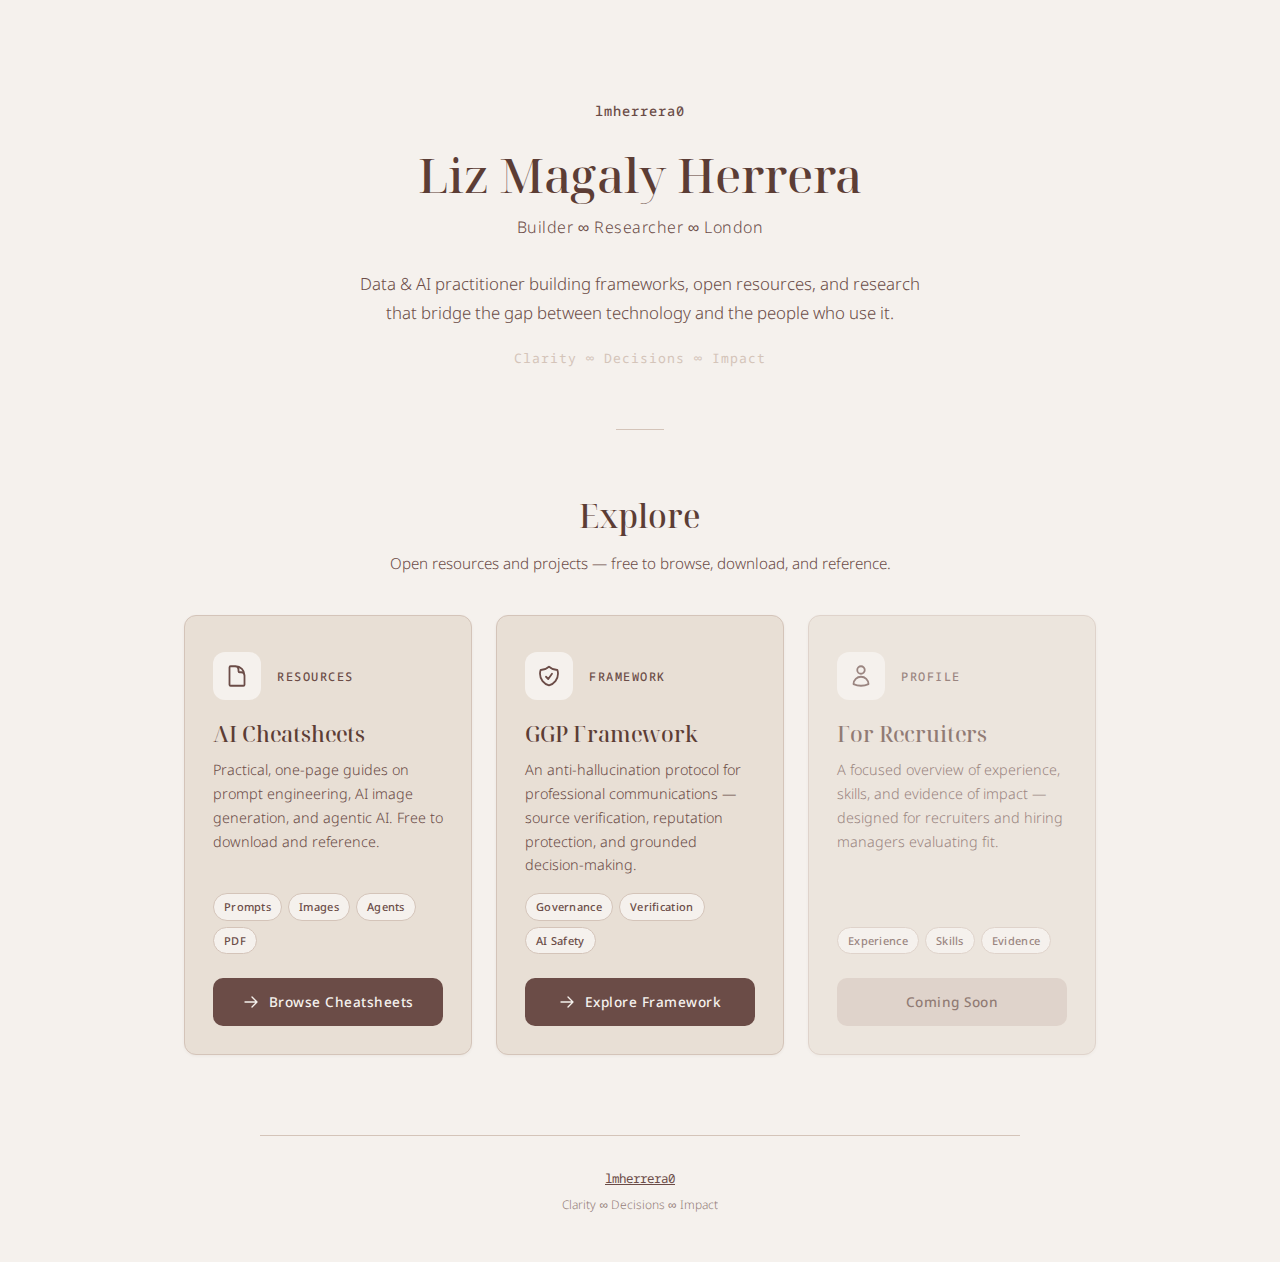
<file: index.html>
<!DOCTYPE html>
<html lang="en">
<head>
    <meta charset="UTF-8">
    <meta name="viewport" content="width=device-width, initial-scale=1.0">
    <title>lmherrera0 — Data &amp; AI Bridge-Builder</title>
    <meta name="description" content="Personal site and open resources by Liz Magaly Herrera. Data &amp; AI practitioner, researcher, and bridge-builder based in London.">
    <meta name="author" content="Liz Magaly Herrera">
    <meta name="keywords" content="data governance, AI practitioner, decision frameworks, AI literacy, bridge-builder, researcher, London">
    <meta property="og:title" content="lmherrera0 — Data &amp; AI Bridge-Builder">
    <meta property="og:description" content="Personal site and open resources by Liz Magaly Herrera. Practitioner, researcher, builder.">
    <meta property="og:type" content="website">
    <meta property="og:url" content="https://lmherrera0.github.io/">
    <link rel="preconnect" href="https://fonts.googleapis.com">
    <link rel="preconnect" href="https://fonts.gstatic.com" crossorigin>
    <link href="https://fonts.googleapis.com/css2?family=Noto+Serif+Display:wght@400;500;600&family=Noto+Sans:wght@300;400;500;600&family=Noto+Sans+Mono:wght@400;500&display=swap" rel="stylesheet">
    <style>
        :root {
            --ivory: #F5F1ED;
            --wine: #6B4C47;
            --pearl: #E8DFD5;
            --mahogany: #5C3D35;
            --almond: #D4C4B9;
            --rose-clay: #C5847B;
            --terracotta: #B8785F;
            --sage: #7A9B8E;
            --canvas: var(--ivory);
            --text-primary: var(--wine);
            --text-heading: var(--mahogany);
            --surface: var(--pearl);
            --border: var(--pearl);
            --btn-bg: var(--wine);
            --btn-text: var(--ivory);
            --shadow-sm: 0 1px 3px rgba(92,61,53,0.06);
            --shadow-md: 0 4px 16px rgba(92,61,53,0.08);
            --shadow-lg: 0 8px 32px rgba(92,61,53,0.10);
            --radius: 12px;
        }
        * { margin: 0; padding: 0; box-sizing: border-box; }
        body { font-family: 'Noto Sans', Georgia, Arial, sans-serif; background-color: var(--canvas); color: var(--text-primary); line-height: 1.6; -webkit-font-smoothing: antialiased; }
        .hero { text-align: center; padding: 100px 24px 60px; max-width: 760px; margin: 0 auto; }
        .hero-handle { font-family: 'Noto Sans Mono', Courier New, monospace; font-size: 0.85rem; font-weight: 500; letter-spacing: 1px; color: var(--wine); display: block; margin-bottom: 24px; }
        .hero h1 { font-family: 'Noto Serif Display', Georgia, serif; font-size: clamp(2rem, 5vw, 3rem); font-weight: 500; color: var(--text-heading); margin-bottom: 12px; letter-spacing: -0.3px; line-height: 1.2; }
        .hero-subtitle { font-family: 'Noto Sans', Arial, sans-serif; font-size: 1rem; font-weight: 300; color: var(--wine); letter-spacing: 0.5px; margin-bottom: 28px; }
        .hero-bio { font-family: 'Noto Sans', Arial, sans-serif; font-size: 1.05rem; color: var(--text-primary); max-width: 580px; margin: 0 auto 20px; font-weight: 300; line-height: 1.75; }
        .tagline { font-family: 'Noto Sans Mono', Courier New, monospace; font-size: 0.82rem; color: var(--almond); letter-spacing: 1px; display: block; }
        .divider { width: 48px; height: 1px; background: var(--almond); margin: 0 auto 60px; }
        .section-header { text-align: center; max-width: 760px; margin: 0 auto; padding: 0 24px 40px; }
        .section-header h2 { font-family: 'Noto Serif Display', Georgia, serif; font-size: clamp(1.5rem, 3vw, 2rem); font-weight: 500; color: var(--text-heading); margin-bottom: 10px; }
        .section-header p { font-family: 'Noto Sans', Arial, sans-serif; font-size: 0.95rem; color: var(--text-primary); font-weight: 300; }
        .cards-container { max-width: 960px; margin: 0 auto; padding: 0 24px 80px; display: grid; grid-template-columns: repeat(auto-fit, minmax(280px, 1fr)); gap: 24px; }
        .card { background: var(--pearl); border-radius: var(--radius); overflow: hidden; box-shadow: var(--shadow-sm); transition: box-shadow 0.3s ease, transform 0.3s ease; display: flex; flex-direction: column; border: 1px solid var(--almond); text-decoration: none; color: inherit; }
        .card:hover { box-shadow: var(--shadow-lg); transform: translateY(-4px); }
        .card-icon-area { padding: 36px 28px 20px; display: flex; align-items: center; gap: 16px; }
        .card-icon { width: 48px; height: 48px; border-radius: 12px; display: flex; align-items: center; justify-content: center; flex-shrink: 0; background: var(--ivory); }
        .card-icon svg { width: 24px; height: 24px; color: var(--wine); }
        .card-label { font-family: 'Noto Sans Mono', Courier New, monospace; font-size: 12px; font-weight: 500; letter-spacing: 1.5px; color: var(--wine); text-transform: uppercase; }
        .card-body { padding: 0 28px; flex: 1; }
        .card-body h3 { font-family: 'Noto Serif Display', Georgia, serif; font-size: 1.35rem; font-weight: 500; color: var(--text-heading); margin-bottom: 10px; line-height: 1.3; }
        .card-body p { font-family: 'Noto Sans', Arial, sans-serif; font-size: 0.9rem; color: var(--text-primary); line-height: 1.65; font-weight: 300; }
        .card-tags { padding: 16px 28px 0; display: flex; flex-wrap: wrap; gap: 6px; }
        .tag { font-family: 'Noto Sans', Arial, sans-serif; font-size: 11px; font-weight: 500; padding: 4px 10px; border-radius: 100px; background: var(--ivory); color: var(--wine); letter-spacing: 0.3px; border: 1px solid var(--almond); }
        .card-action { padding: 24px 28px 28px; margin-top: auto; }
        .action-btn { display: flex; align-items: center; justify-content: center; gap: 10px; width: 100%; padding: 13px 20px; background: var(--btn-bg); color: var(--btn-text); border: none; border-radius: 10px; font-family: 'Noto Sans', Arial, sans-serif; font-size: 0.85rem; font-weight: 500; letter-spacing: 0.5px; cursor: pointer; transition: background 0.25s ease, transform 0.15s ease; text-decoration: none; }
        .action-btn:hover { background: var(--rose-clay); color: var(--ivory); transform: scale(1.02); }
        .action-btn:active { transform: scale(0.98); }
        .action-btn svg { width: 16px; height: 16px; }
        .card--soon { opacity: 0.65; }
        .card--soon:hover { transform: none; box-shadow: var(--shadow-sm); }
        .action-btn--soon { background: var(--almond); color: var(--mahogany); cursor: default; }
        .action-btn--soon:hover { background: var(--almond); color: var(--mahogany); transform: none; }
        .footer { text-align: center; padding: 32px 24px 48px; border-top: 1px solid var(--almond); max-width: 760px; margin: 0 auto; }
        .footer p { font-family: 'Noto Sans', Arial, sans-serif; font-size: 0.82rem; color: var(--wine); font-weight: 300; }
        .footer a { color: var(--wine); text-decoration: underline; font-weight: 400; transition: color 0.2s; }
        .footer a:hover { color: var(--rose-clay); }
        .footer .handle { font-family: 'Noto Sans Mono', Courier New, monospace; font-size: 0.78rem; }
        @media (max-width: 640px) { .hero { padding: 64px 20px 44px; } .cards-container { padding: 0 16px 56px; gap: 16px; } .card-icon-area { padding: 28px 22px 16px; } .card-body { padding: 0 22px; } .card-tags { padding: 14px 22px 0; } .card-action { padding: 20px 22px 24px; } }
    </style>
</head>
<body>
    <header class="hero">
        <span class="hero-handle">lmherrera0</span>
        <h1>Liz Magaly Herrera</h1>
        <p class="hero-subtitle">Builder ∞ Researcher ∞ London</p>
        <p class="hero-bio">Data &amp; AI practitioner building frameworks, open resources, and research that bridge the gap between technology and the people who use it.</p>
        <span class="tagline" aria-label="Clarity, Decisions, Impact">Clarity ∞ Decisions ∞ Impact</span>
    </header>
    <div class="divider" role="separator" aria-hidden="true"></div>
    <section class="section-header">
        <h2>Explore</h2>
        <p>Open resources and projects — free to browse, download, and reference.</p>
    </section>
    <main class="cards-container">
        <article class="card">
            <div class="card-icon-area">
                <div class="card-icon"><svg xmlns="http://www.w3.org/2000/svg" fill="none" viewBox="0 0 24 24" stroke-width="1.8" stroke="currentColor" aria-hidden="true" role="img"><path stroke-linecap="round" stroke-linejoin="round" d="M19.5 14.25v-2.625a3.375 3.375 0 0 0-3.375-3.375h-1.5A1.125 1.125 0 0 1 13.5 7.125v-1.5a3.375 3.375 0 0 0-3.375-3.375H8.25m2.25 0H5.625c-.621 0-1.125.504-1.125 1.125v17.25c0 .621.504 1.125 1.125 1.125h12.75c.621 0 1.125-.504 1.125-1.125V11.25a9 9 0 0 0-9-9Z"/></svg></div>
                <span class="card-label">Resources</span>
            </div>
            <div class="card-body">
                <h3>AI Cheatsheets</h3>
                <p>Practical, one-page guides on prompt engineering, AI image generation, and agentic AI. Free to download and reference.</p>
            </div>
            <div class="card-tags"><span class="tag">Prompts</span><span class="tag">Images</span><span class="tag">Agents</span><span class="tag">PDF</span></div>
            <div class="card-action">
                <a href="cheatsheets/" class="action-btn"><svg xmlns="http://www.w3.org/2000/svg" fill="none" viewBox="0 0 24 24" stroke-width="2" stroke="currentColor" aria-hidden="true"><path stroke-linecap="round" stroke-linejoin="round" d="M13.5 4.5 21 12m0 0-7.5 7.5M21 12H3"/></svg>Browse Cheatsheets</a>
            </div>
        </article>
        <article class="card">
            <div class="card-icon-area">
                <div class="card-icon"><svg xmlns="http://www.w3.org/2000/svg" fill="none" viewBox="0 0 24 24" stroke-width="1.8" stroke="currentColor" aria-hidden="true" role="img"><path stroke-linecap="round" stroke-linejoin="round" d="M9 12.75 11.25 15 15 9.75m-3-7.036A11.959 11.959 0 0 1 3.598 6 11.99 11.99 0 0 0 3 9.749c0 5.592 3.824 10.29 9 11.623 5.176-1.332 9-6.03 9-11.622 0-1.31-.21-2.571-.598-3.751h-.152c-3.196 0-6.1-1.248-8.25-3.285Z"/></svg></div>
                <span class="card-label">Framework</span>
            </div>
            <div class="card-body">
                <h3>GGP Framework</h3>
                <p>An anti-hallucination protocol for professional communications — source verification, reputation protection, and grounded decision-making.</p>
            </div>
            <div class="card-tags"><span class="tag">Governance</span><span class="tag">Verification</span><span class="tag">AI Safety</span></div>
            <div class="card-action"><a href="/ggp/" class="action-btn"><svg xmlns="http://www.w3.org/2000/svg" fill="none" viewBox="0 0 24 24" stroke-width="2" stroke="currentColor" aria-hidden="true"><path stroke-linecap="round" stroke-linejoin="round" d="M13.5 4.5 21 12m0 0-7.5 7.5M21 12H3"/></svg>Explore Framework</a></div>
        </article>
        <article class="card card--soon">
            <div class="card-icon-area">
                <div class="card-icon"><svg xmlns="http://www.w3.org/2000/svg" fill="none" viewBox="0 0 24 24" stroke-width="1.8" stroke="currentColor" aria-hidden="true" role="img"><path stroke-linecap="round" stroke-linejoin="round" d="M15.75 6a3.75 3.75 0 1 1-7.5 0 3.75 3.75 0 0 1 7.5 0ZM4.501 20.118a7.5 7.5 0 0 1 14.998 0A17.933 17.933 0 0 1 12 21.75c-2.676 0-5.216-.584-7.499-1.632Z"/></svg></div>
                <span class="card-label">Profile</span>
            </div>
            <div class="card-body">
                <h3>For Recruiters</h3>
                <p>A focused overview of experience, skills, and evidence of impact — designed for recruiters and hiring managers evaluating fit.</p>
            </div>
            <div class="card-tags"><span class="tag">Experience</span><span class="tag">Skills</span><span class="tag">Evidence</span></div>
            <div class="card-action"><span class="action-btn action-btn--soon">Coming Soon</span></div>
        </article>
    </main>
    <footer class="footer">
        <p><a href="https://github.com/lmherrera0" target="_blank" rel="noopener" class="handle">lmherrera0</a></p>
        <p style="margin-top: 6px; font-size: 0.75rem; color: var(--wine); opacity: 0.7;">Clarity ∞ Decisions ∞ Impact</p>
    </footer>
</body>
</html>
</file>
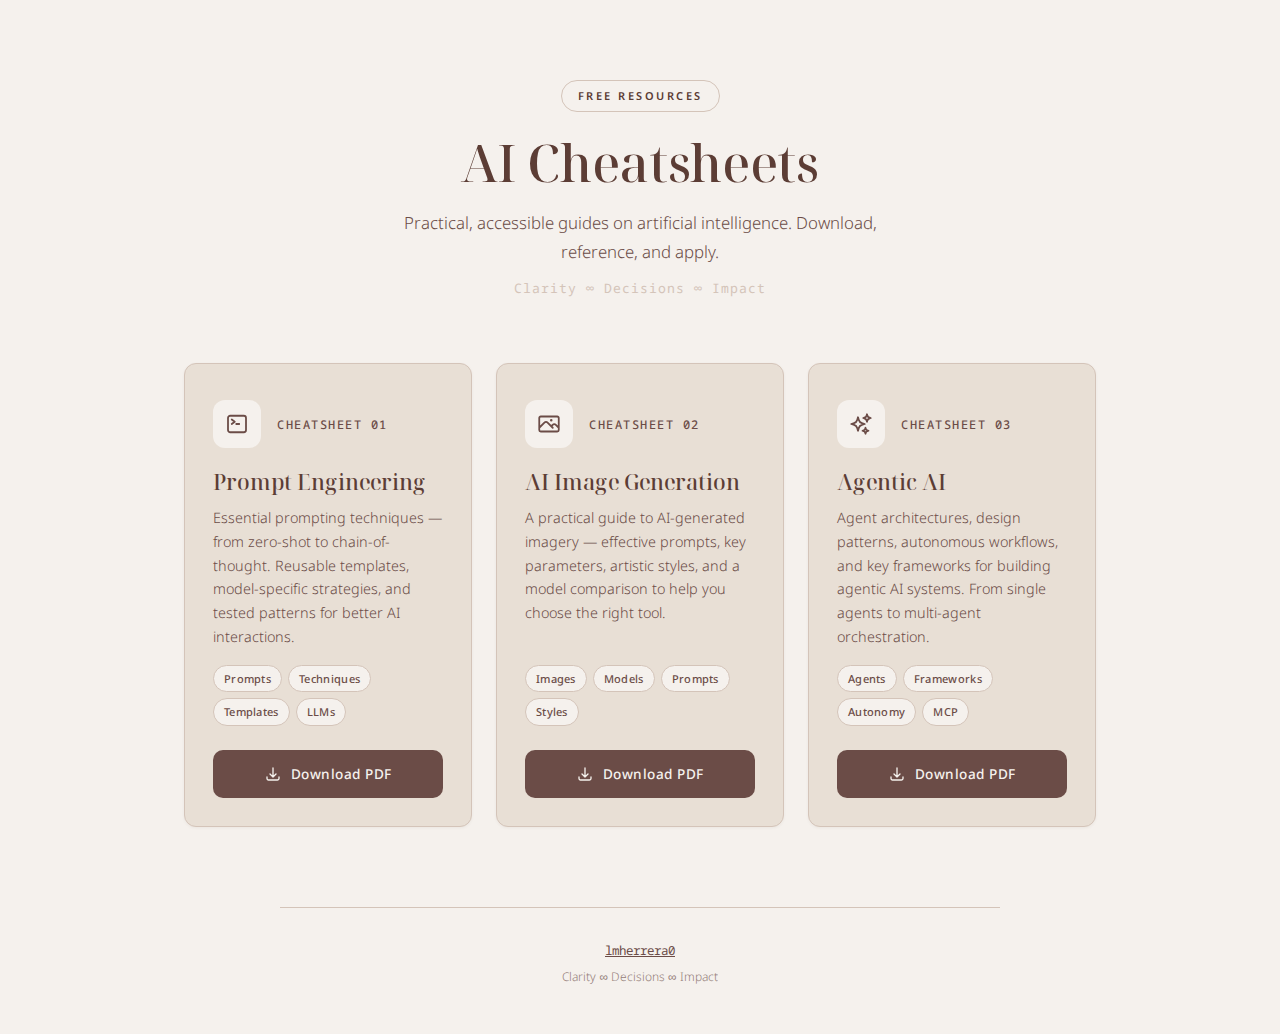
<file: cheatsheets/index.html>
<!DOCTYPE html>
<html lang="en">
<head>
    <meta charset="UTF-8">
    <meta name="viewport" content="width=device-width, initial-scale=1.0">
    <title>AI Cheatsheets — lmherrera0</title>
    <meta name="description" content="Free downloadable AI cheatsheets on Prompt Engineering, AI Image Generation, and Agentic AI. Practical guides by Liz Magaly Herrera.">
    <meta name="author" content="Liz Magaly Herrera">
    <meta name="keywords" content="AI cheatsheets, prompt engineering, agentic AI, AI image generation, decision frameworks, AI literacy, data governance">
    <meta property="og:title" content="AI Cheatsheets — lmherrera0">
    <meta property="og:description" content="Free downloadable guides on Prompt Engineering, AI Image Generation, and Agentic AI.">
    <meta property="og:type" content="website">
    <link rel="preconnect" href="https://fonts.googleapis.com">
    <link rel="preconnect" href="https://fonts.gstatic.com" crossorigin>
    <link href="https://fonts.googleapis.com/css2?family=Noto+Serif+Display:wght@400;500;600&family=Noto+Sans:wght@300;400;500;600&family=Noto+Sans+Mono:wght@400;500&display=swap" rel="stylesheet">
    <style>
        /* ═══════════════════════════════════════
           V5 JAPANDI PALETTE — BVVG Compliant
           Only these colours permitted. No pure black/white.
           ═══════════════════════════════════════ */
        :root {
            /* Core palette */
            --ivory: #F5F1ED;
            --wine: #6B4C47;
            --pearl: #E8DFD5;
            --mahogany: #5C3D35;
            --almond: #D4C4B9;
            --rose-clay: #C5847B;
            --terracotta: #B8785F;
            --sage: #7A9B8E;

            /* Semantic mappings — Light Mode */
            --canvas: var(--ivory);
            --text-primary: var(--wine);        /* Wine on Ivory = 10.99:1 AAA */
            --text-heading: var(--mahogany);     /* Mahogany on Ivory = 8.24:1 AAA */
            --text-secondary: var(--wine);       /* Wine for readable secondary */
            --accent-decorative: var(--terracotta); /* Decorative only — 3.99:1 */
            --accent-interactive: var(--sage);   /* Icons/UI accents */
            --surface: var(--pearl);             /* Cards, sections */
            --border: var(--pearl);              /* Dividers */
            --btn-bg: var(--wine);
            --btn-text: var(--ivory);
            --btn-hover: var(--rose-clay);

            /* Shadows — warm, no pure black */
            --shadow-sm: 0 1px 3px rgba(92,61,53,0.06);
            --shadow-md: 0 4px 16px rgba(92,61,53,0.08);
            --shadow-lg: 0 8px 32px rgba(92,61,53,0.10);

            --radius: 12px;
        }

        * {
            margin: 0;
            padding: 0;
            box-sizing: border-box;
        }

        body {
            font-family: 'Noto Sans', Georgia, Arial, sans-serif;
            background-color: var(--canvas);
            color: var(--text-primary);
            line-height: 1.6;
            -webkit-font-smoothing: antialiased;
        }

        /* ─── Header ─── */
        .header {
            text-align: center;
            padding: 80px 24px 48px;
            max-width: 720px;
            margin: 0 auto;
        }

        .header-tag {
            display: inline-block;
            font-family: 'Noto Sans', Arial, sans-serif;
            font-size: 11px;
            font-weight: 600;
            letter-spacing: 2.5px;
            text-transform: uppercase;
            color: var(--mahogany);
            margin-bottom: 20px;
            padding: 6px 16px;
            border: 1.5px solid var(--almond);
            border-radius: 100px;
        }

        .header h1 {
            font-family: 'Noto Serif Display', Georgia, serif;
            font-size: clamp(2.2rem, 5vw, 3.2rem);
            font-weight: 500;
            color: var(--text-heading);
            margin-bottom: 16px;
            letter-spacing: -0.3px;
            line-height: 1.2;
        }

        .header p {
            font-family: 'Noto Sans', Arial, sans-serif;
            font-size: 1.05rem;
            color: var(--text-primary);
            max-width: 540px;
            margin: 0 auto;
            font-weight: 300;
            line-height: 1.7;
        }

        .tagline {
            font-family: 'Noto Sans Mono', Courier New, monospace;
            font-size: 0.82rem;
            color: var(--almond);
            letter-spacing: 1px;
            margin-top: 12px;
            display: block;
        }

        /* ─── Cards Grid ─── */
        .cards-container {
            max-width: 960px;
            margin: 0 auto;
            padding: 16px 24px 80px;
            display: grid;
            grid-template-columns: repeat(auto-fit, minmax(280px, 1fr));
            gap: 24px;
        }

        .card {
            background: var(--pearl);
            border-radius: var(--radius);
            overflow: hidden;
            box-shadow: var(--shadow-sm);
            transition: box-shadow 0.3s ease, transform 0.3s ease;
            display: flex;
            flex-direction: column;
            border: 1px solid var(--almond);
        }

        .card:hover {
            box-shadow: var(--shadow-lg);
            transform: translateY(-4px);
        }

        .card-icon-area {
            padding: 36px 28px 20px;
            display: flex;
            align-items: center;
            gap: 16px;
        }

        .card-icon {
            width: 48px;
            height: 48px;
            border-radius: 12px;
            display: flex;
            align-items: center;
            justify-content: center;
            flex-shrink: 0;
            background: var(--ivory);
        }

        .card-icon svg {
            width: 24px;
            height: 24px;
            color: var(--wine);
        }

        .card-number {
            font-family: 'Noto Sans Mono', Courier New, monospace;
            font-size: 12px;
            font-weight: 500;
            letter-spacing: 1.5px;
            color: var(--wine);
            text-transform: uppercase;
        }

        .card-body {
            padding: 0 28px;
            flex: 1;
        }

        .card-body h2 {
            font-family: 'Noto Serif Display', Georgia, serif;
            font-size: 1.35rem;
            font-weight: 500;
            color: var(--text-heading);
            margin-bottom: 10px;
            line-height: 1.3;
        }

        .card-body p {
            font-family: 'Noto Sans', Arial, sans-serif;
            font-size: 0.9rem;
            color: var(--text-primary);
            line-height: 1.65;
            font-weight: 300;
        }

        .card-tags {
            padding: 16px 28px 0;
            display: flex;
            flex-wrap: wrap;
            gap: 6px;
        }

        .tag {
            font-family: 'Noto Sans', Arial, sans-serif;
            font-size: 11px;
            font-weight: 500;
            padding: 4px 10px;
            border-radius: 100px;
            background: var(--ivory);
            color: var(--wine);
            letter-spacing: 0.3px;
            border: 1px solid var(--almond);
        }

        .card-footer {
            padding: 24px 28px 28px;
            margin-top: auto;
        }

        .download-btn {
            display: flex;
            align-items: center;
            justify-content: center;
            gap: 10px;
            width: 100%;
            padding: 13px 20px;
            background: var(--btn-bg);
            color: var(--btn-text);
            border: none;
            border-radius: 10px;
            font-family: 'Noto Sans', Arial, sans-serif;
            font-size: 0.85rem;
            font-weight: 500;
            letter-spacing: 0.5px;
            cursor: pointer;
            transition: background 0.25s ease, transform 0.15s ease;
            text-decoration: none;
        }

        .download-btn:hover {
            background: var(--rose-clay);
            color: var(--ivory);
            transform: scale(1.02);
        }

        .download-btn:active {
            transform: scale(0.98);
        }

        .download-btn svg {
            width: 16px;
            height: 16px;
        }

        /* ─── Footer ─── */
        .footer {
            text-align: center;
            padding: 32px 24px 48px;
            border-top: 1px solid var(--almond);
            max-width: 720px;
            margin: 0 auto;
        }

        .footer p {
            font-family: 'Noto Sans', Arial, sans-serif;
            font-size: 0.82rem;
            color: var(--wine);
            font-weight: 300;
        }

        .footer a {
            color: var(--wine);
            text-decoration: underline;
            font-weight: 400;
            transition: color 0.2s;
        }

        .footer a:hover {
            color: var(--rose-clay);
        }

        .footer .handle {
            font-family: 'Noto Sans Mono', Courier New, monospace;
            font-size: 0.78rem;
        }

        /* ─── Responsive ─── */
        @media (max-width: 640px) {
            .header { padding: 56px 20px 36px; }
            .cards-container { padding: 12px 16px 56px; gap: 16px; }
            .card-icon-area { padding: 28px 22px 16px; }
            .card-body { padding: 0 22px; }
            .card-tags { padding: 14px 22px 0; }
            .card-footer { padding: 20px 22px 24px; }
        }
    </style>
</head>
<body>
    <header class="header">
        <span class="header-tag">Free Resources</span>
        <h1>AI Cheatsheets</h1>
        <p>Practical, accessible guides on artificial intelligence. Download, reference, and apply.</p>
        <span class="tagline" aria-label="Clarity, Decisions, Impact">Clarity ∞ Decisions ∞ Impact</span>
    </header>

    <main class="cards-container">
        <!-- Card 1: Prompt Engineering -->
        <article class="card">
            <div class="card-icon-area">
                <div class="card-icon">
                    <svg xmlns="http://www.w3.org/2000/svg" fill="none" viewBox="0 0 24 24" stroke-width="1.8" stroke="currentColor" aria-hidden="true" role="img">
                        <path stroke-linecap="round" stroke-linejoin="round" d="m6.75 7.5 3 2.25-3 2.25m4.5 0h3m-9 8.25h13.5A2.25 2.25 0 0 0 21 18V6a2.25 2.25 0 0 0-2.25-2.25H5.25A2.25 2.25 0 0 0 3 6v12a2.25 2.25 0 0 0 2.25 2.25Z"/>
                    </svg>
                </div>
                <span class="card-number">Cheatsheet 01</span>
            </div>
            <div class="card-body">
                <h2>Prompt Engineering</h2>
                <p>Essential prompting techniques — from zero-shot to chain-of-thought. Reusable templates, model-specific strategies, and tested patterns for better AI interactions.</p>
            </div>
            <div class="card-tags">
                <span class="tag">Prompts</span>
                <span class="tag">Techniques</span>
                <span class="tag">Templates</span>
                <span class="tag">LLMs</span>
            </div>
            <div class="card-footer">
                <a href="assets/cheatsheet_Prompt_Engineering.pdf" download class="download-btn">
                    <svg xmlns="http://www.w3.org/2000/svg" fill="none" viewBox="0 0 24 24" stroke-width="2" stroke="currentColor" aria-hidden="true">
                        <path stroke-linecap="round" stroke-linejoin="round" d="M3 16.5v2.25A2.25 2.25 0 0 0 5.25 21h13.5A2.25 2.25 0 0 0 21 18.75V16.5M16.5 12 12 16.5m0 0L7.5 12m4.5 4.5V3"/>
                    </svg>
                    Download PDF
                </a>
            </div>
        </article>

        <!-- Card 2: AI Image Generation -->
        <article class="card">
            <div class="card-icon-area">
                <div class="card-icon">
                    <svg xmlns="http://www.w3.org/2000/svg" fill="none" viewBox="0 0 24 24" stroke-width="1.8" stroke="currentColor" aria-hidden="true" role="img">
                        <path stroke-linecap="round" stroke-linejoin="round" d="m2.25 15.75 5.159-5.159a2.25 2.25 0 0 1 3.182 0l5.159 5.159m-1.5-1.5 1.409-1.409a2.25 2.25 0 0 1 3.182 0l2.909 2.909m-18 3.75h16.5a1.5 1.5 0 0 0 1.5-1.5V6a1.5 1.5 0 0 0-1.5-1.5H3.75A1.5 1.5 0 0 0 2.25 6v12a1.5 1.5 0 0 0 1.5 1.5Zm10.5-11.25h.008v.008h-.008V8.25Zm.375 0a.375.375 0 1 1-.75 0 .375.375 0 0 1 .75 0Z"/>
                    </svg>
                </div>
                <span class="card-number">Cheatsheet 02</span>
            </div>
            <div class="card-body">
                <h2>AI Image Generation</h2>
                <p>A practical guide to AI-generated imagery — effective prompts, key parameters, artistic styles, and a model comparison to help you choose the right tool.</p>
            </div>
            <div class="card-tags">
                <span class="tag">Images</span>
                <span class="tag">Models</span>
                <span class="tag">Prompts</span>
                <span class="tag">Styles</span>
            </div>
            <div class="card-footer">
                <a href="assets/cheatsheet_Ai_Image_Generation.pdf" download class="download-btn">
                    <svg xmlns="http://www.w3.org/2000/svg" fill="none" viewBox="0 0 24 24" stroke-width="2" stroke="currentColor" aria-hidden="true">
                        <path stroke-linecap="round" stroke-linejoin="round" d="M3 16.5v2.25A2.25 2.25 0 0 0 5.25 21h13.5A2.25 2.25 0 0 0 21 18.75V16.5M16.5 12 12 16.5m0 0L7.5 12m4.5 4.5V3"/>
                    </svg>
                    Download PDF
                </a>
            </div>
        </article>

        <!-- Card 3: Agentic AI -->
        <article class="card">
            <div class="card-icon-area">
                <div class="card-icon">
                    <svg xmlns="http://www.w3.org/2000/svg" fill="none" viewBox="0 0 24 24" stroke-width="1.8" stroke="currentColor" aria-hidden="true" role="img">
                        <path stroke-linecap="round" stroke-linejoin="round" d="M9.813 15.904 9 18.75l-.813-2.846a4.5 4.5 0 0 0-3.09-3.09L2.25 12l2.846-.813a4.5 4.5 0 0 0 3.09-3.09L9 5.25l.813 2.846a4.5 4.5 0 0 0 3.09 3.09L15.75 12l-2.846.813a4.5 4.5 0 0 0-3.09 3.09ZM18.259 8.715 18 9.75l-.259-1.035a3.375 3.375 0 0 0-2.455-2.456L14.25 6l1.036-.259a3.375 3.375 0 0 0 2.455-2.456L18 2.25l.259 1.035a3.375 3.375 0 0 0 2.455 2.456L21.75 6l-1.036.259a3.375 3.375 0 0 0-2.455 2.456ZM16.894 20.567 16.5 21.75l-.394-1.183a2.25 2.25 0 0 0-1.423-1.423L13.5 18.75l1.183-.394a2.25 2.25 0 0 0 1.423-1.423l.394-1.183.394 1.183a2.25 2.25 0 0 0 1.423 1.423l1.183.394-1.183.394a2.25 2.25 0 0 0-1.423 1.423Z"/>
                    </svg>
                </div>
                <span class="card-number">Cheatsheet 03</span>
            </div>
            <div class="card-body">
                <h2>Agentic AI</h2>
                <p>Agent architectures, design patterns, autonomous workflows, and key frameworks for building agentic AI systems. From single agents to multi-agent orchestration.</p>
            </div>
            <div class="card-tags">
                <span class="tag">Agents</span>
                <span class="tag">Frameworks</span>
                <span class="tag">Autonomy</span>
                <span class="tag">MCP</span>
            </div>
            <div class="card-footer">
                <a href="assets/cheatsheet_Agentic_AI.pdf" download class="download-btn">
                    <svg xmlns="http://www.w3.org/2000/svg" fill="none" viewBox="0 0 24 24" stroke-width="2" stroke="currentColor" aria-hidden="true">
                        <path stroke-linecap="round" stroke-linejoin="round" d="M3 16.5v2.25A2.25 2.25 0 0 0 5.25 21h13.5A2.25 2.25 0 0 0 21 18.75V16.5M16.5 12 12 16.5m0 0L7.5 12m4.5 4.5V3"/>
                    </svg>
                    Download PDF
                </a>
            </div>
        </article>
    </main>

    <footer class="footer">
        <p><a href="https://github.com/lmherrera0" target="_blank" rel="noopener" class="handle">lmherrera0</a></p>
        <p style="margin-top: 6px; font-size: 0.75rem; color: var(--wine); opacity: 0.7;">Clarity ∞ Decisions ∞ Impact</p>
    </footer>
</body>
</html>
</file>
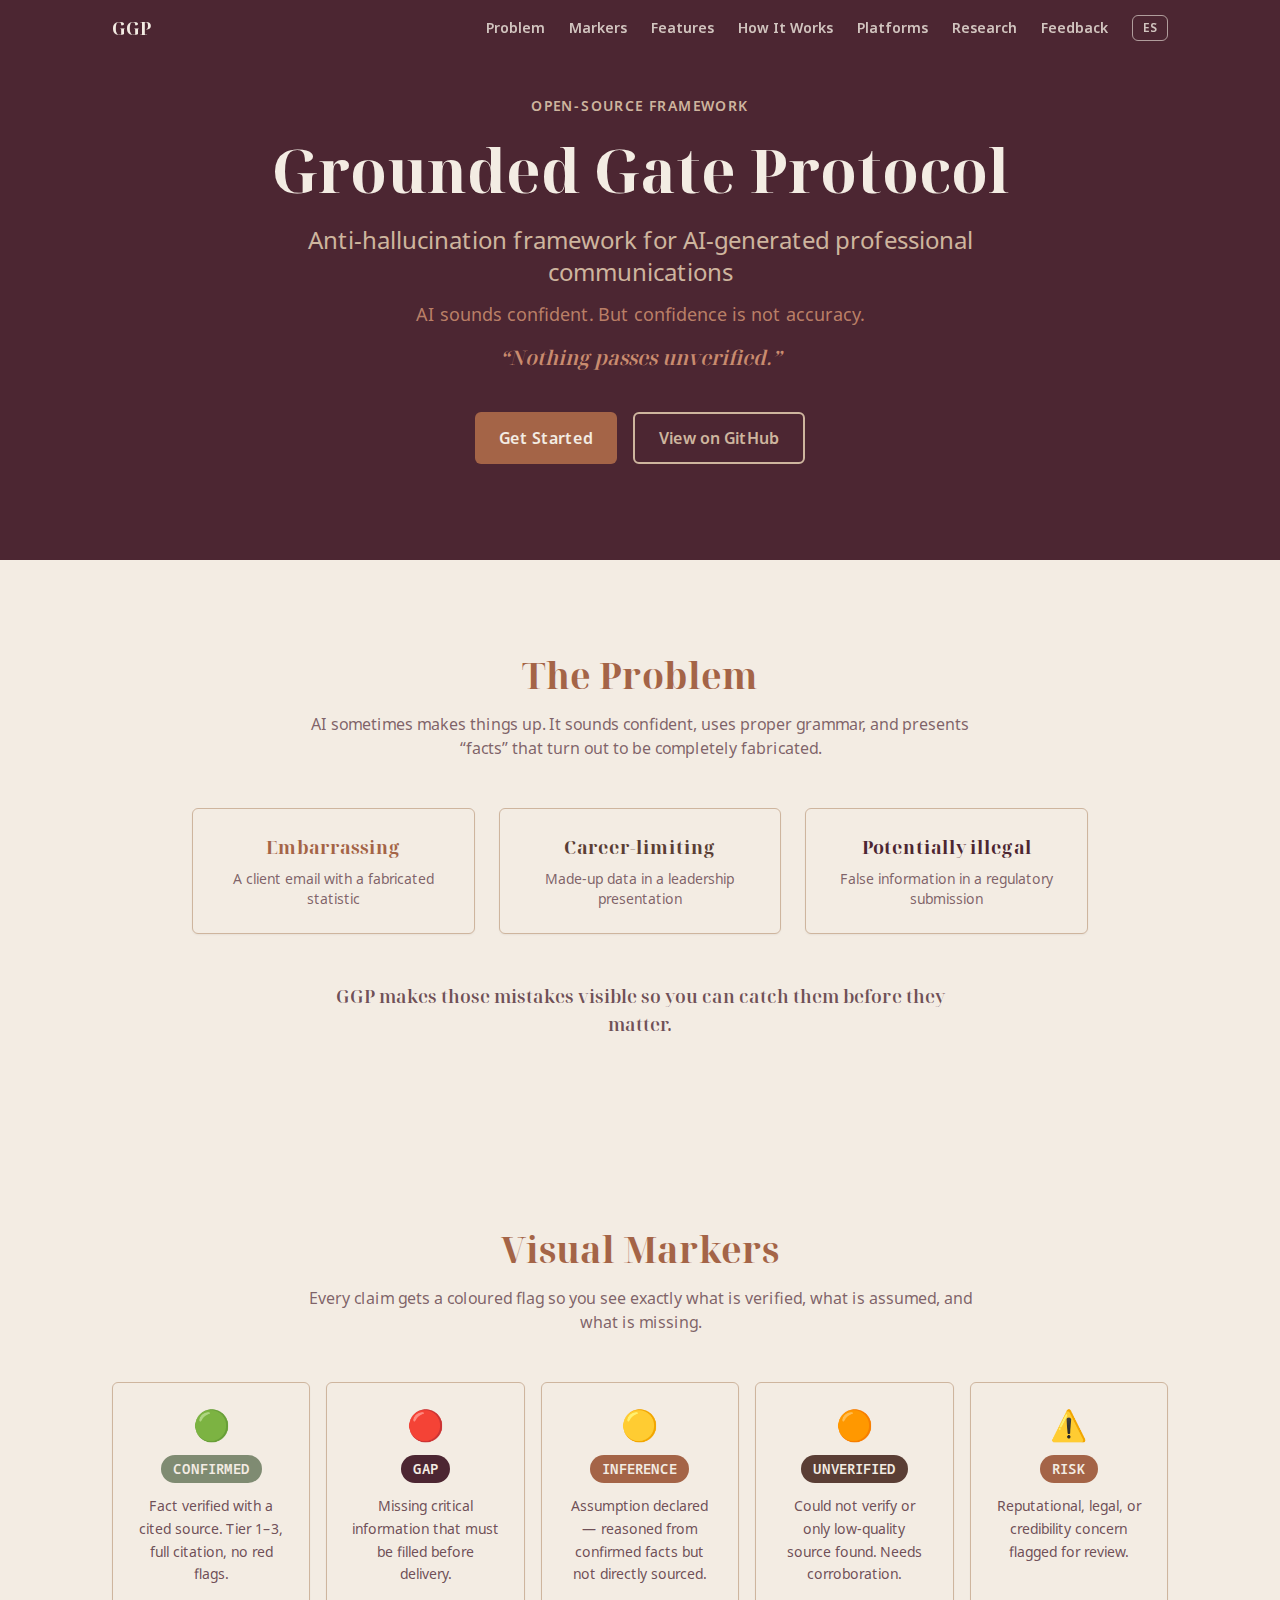
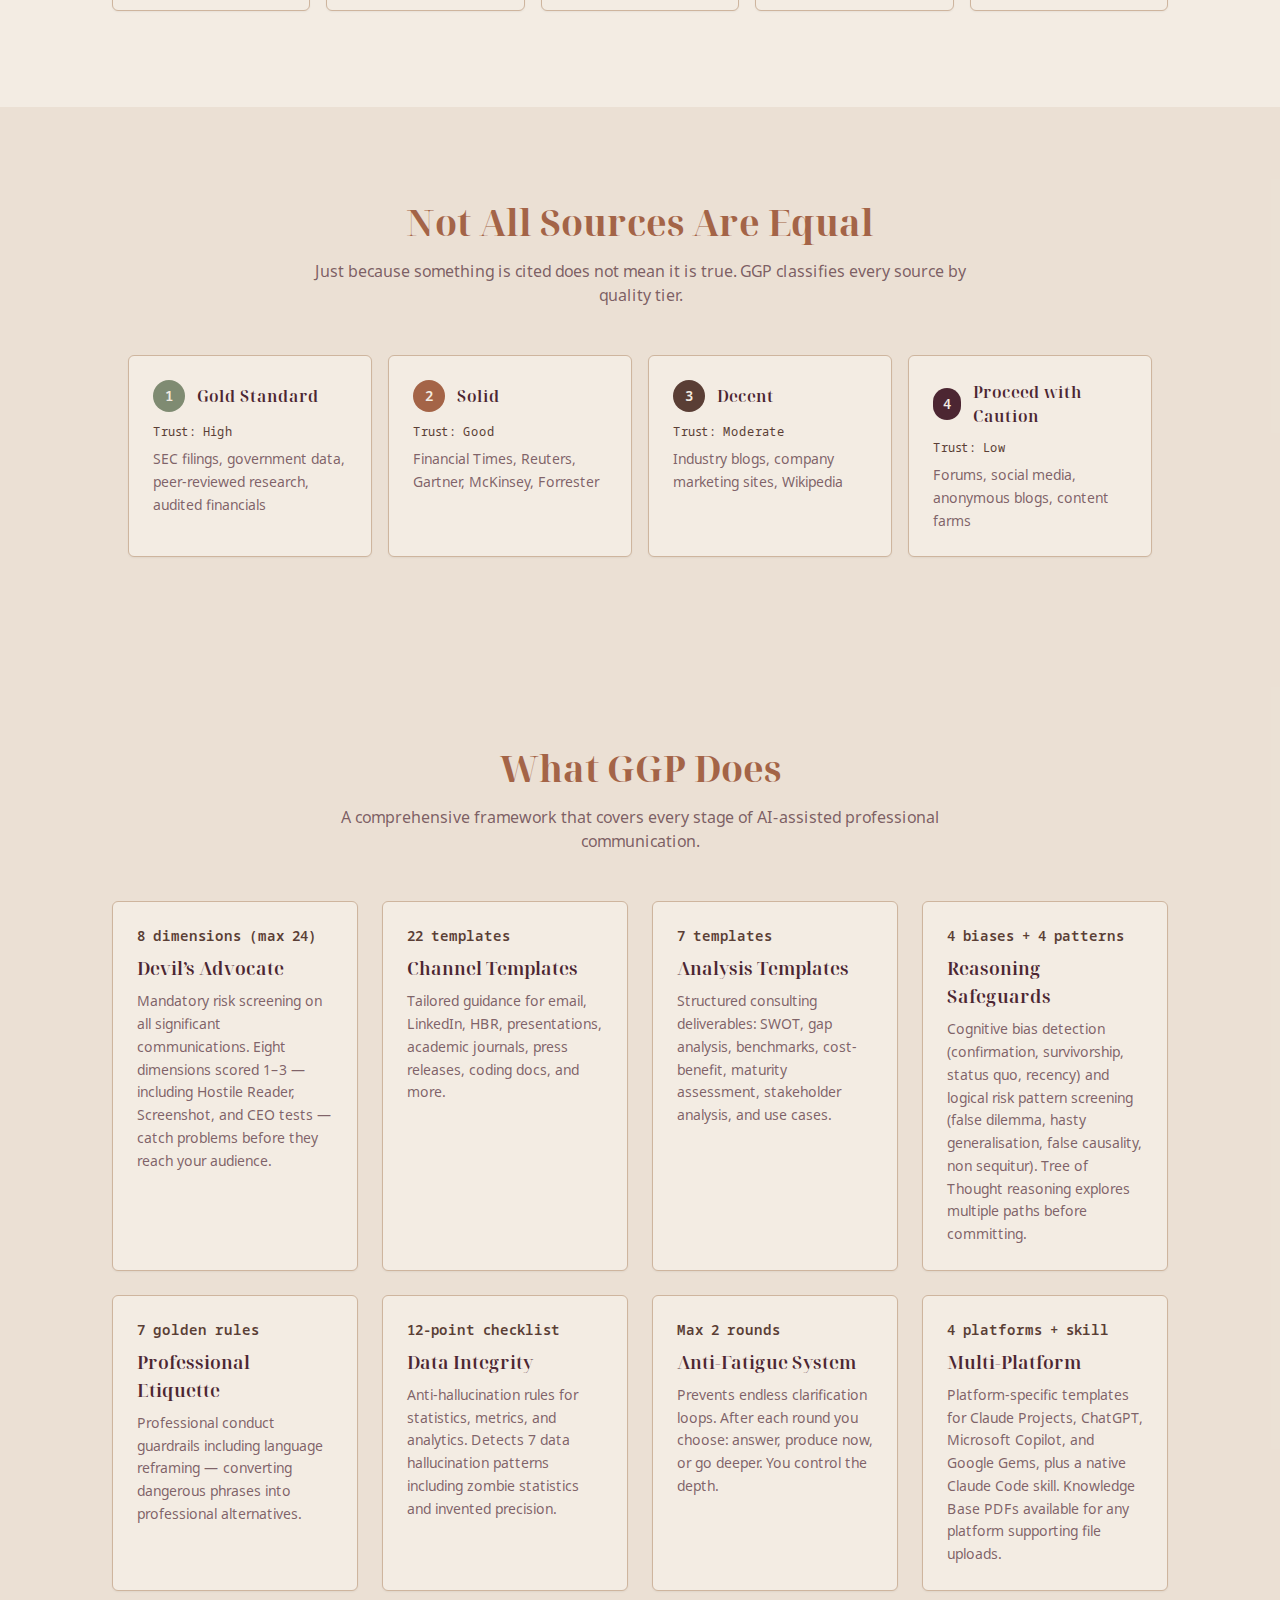
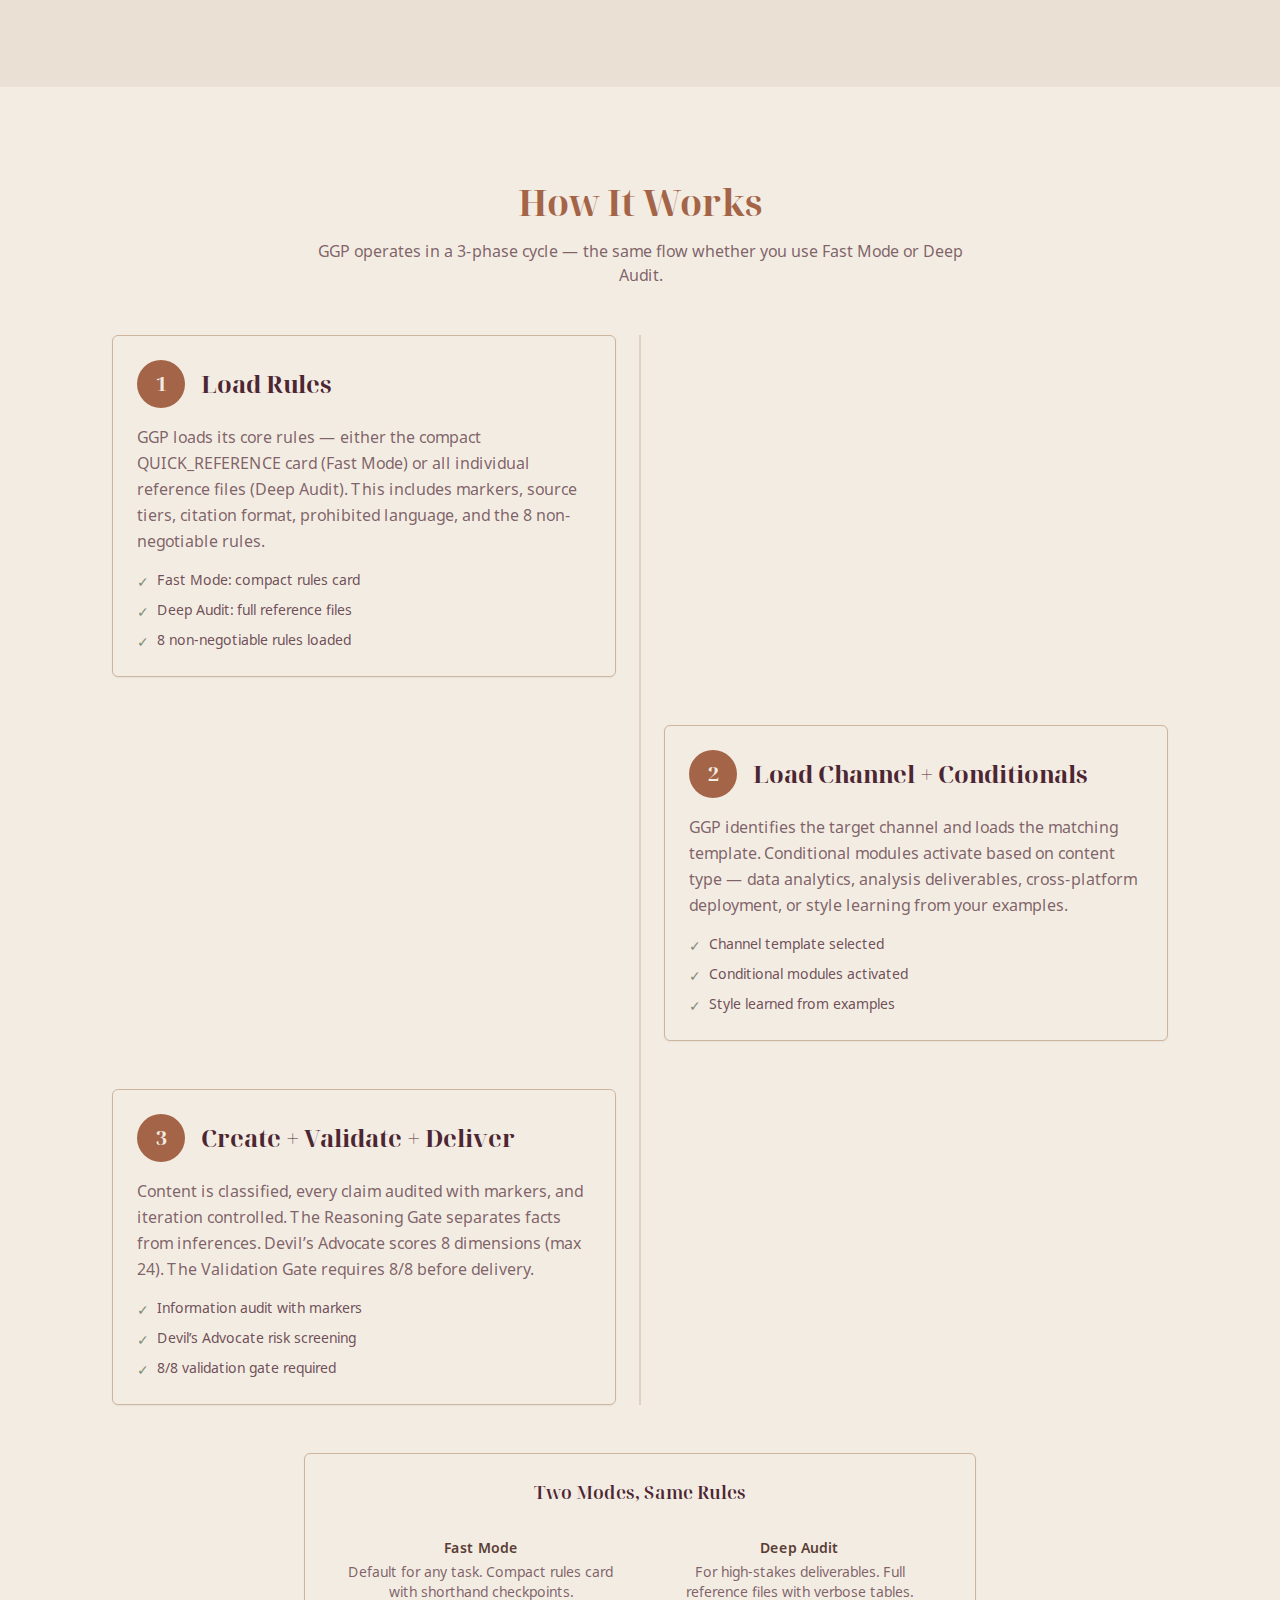
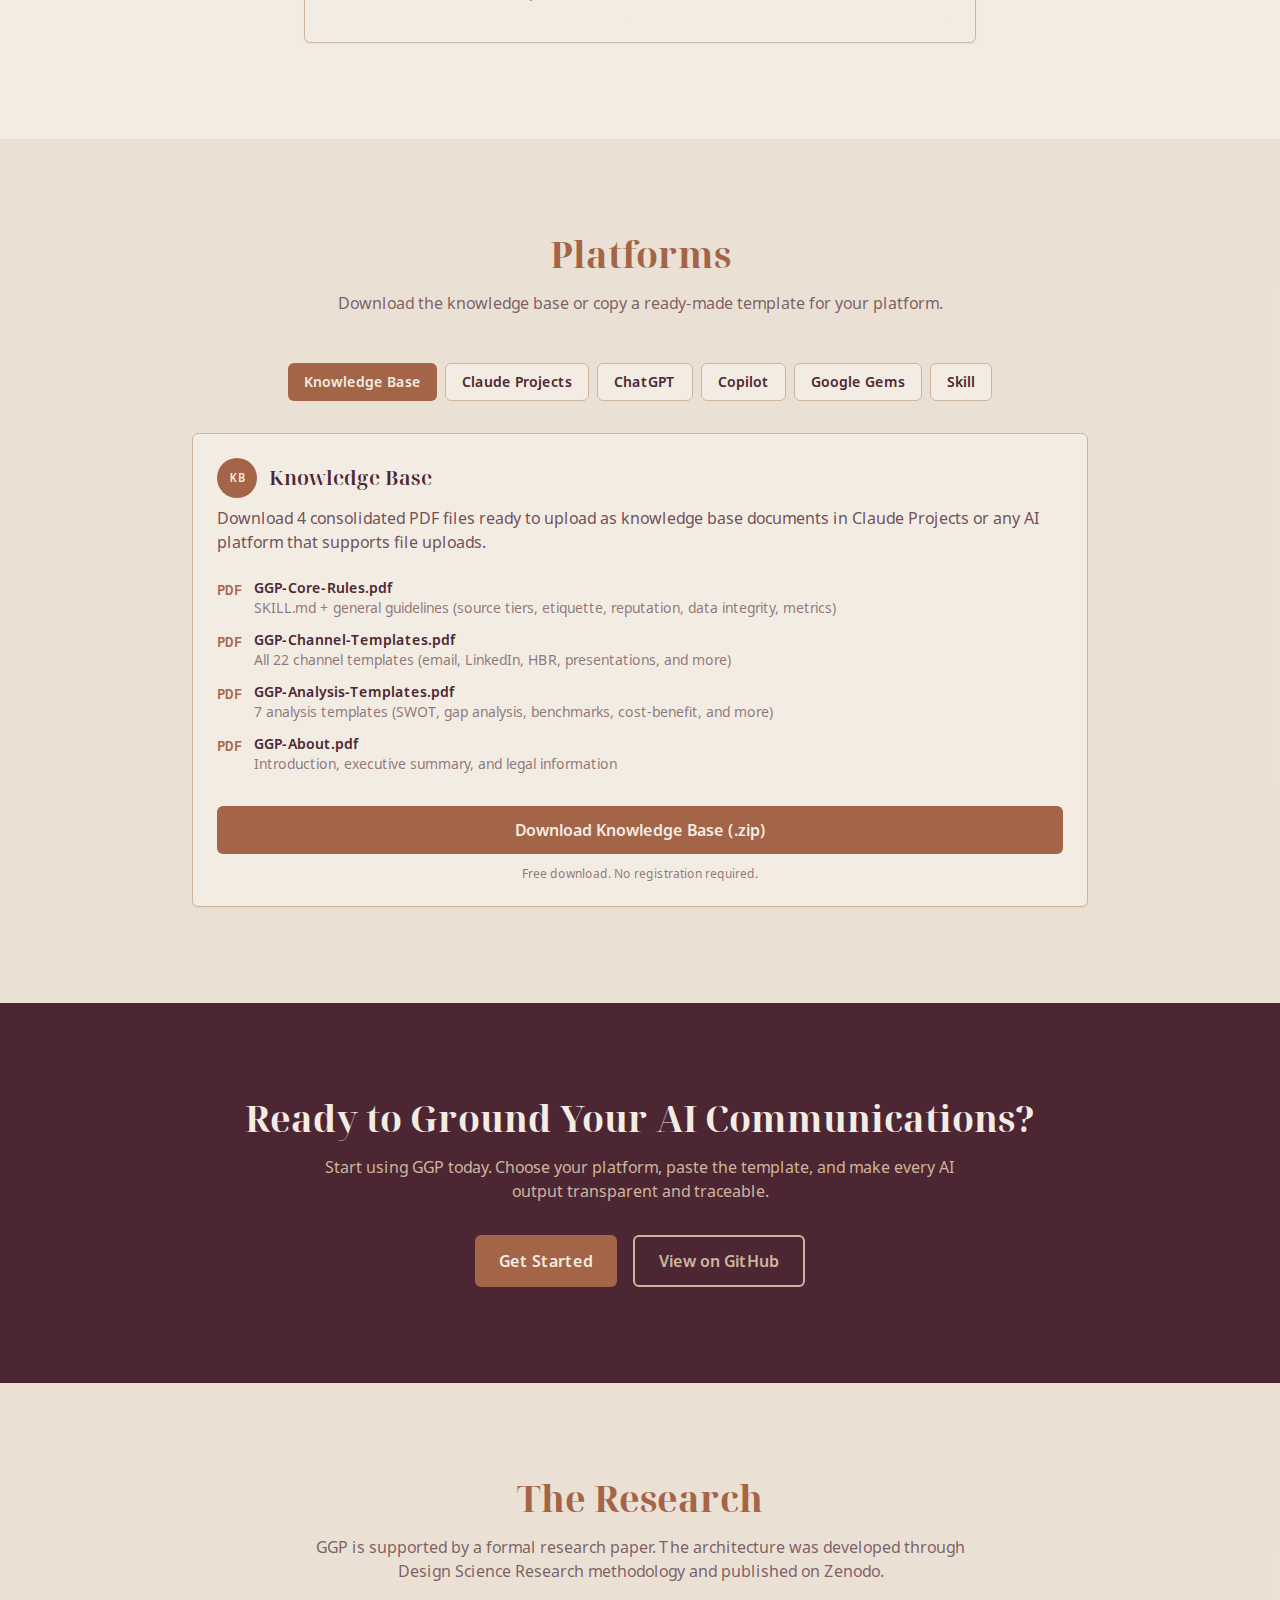
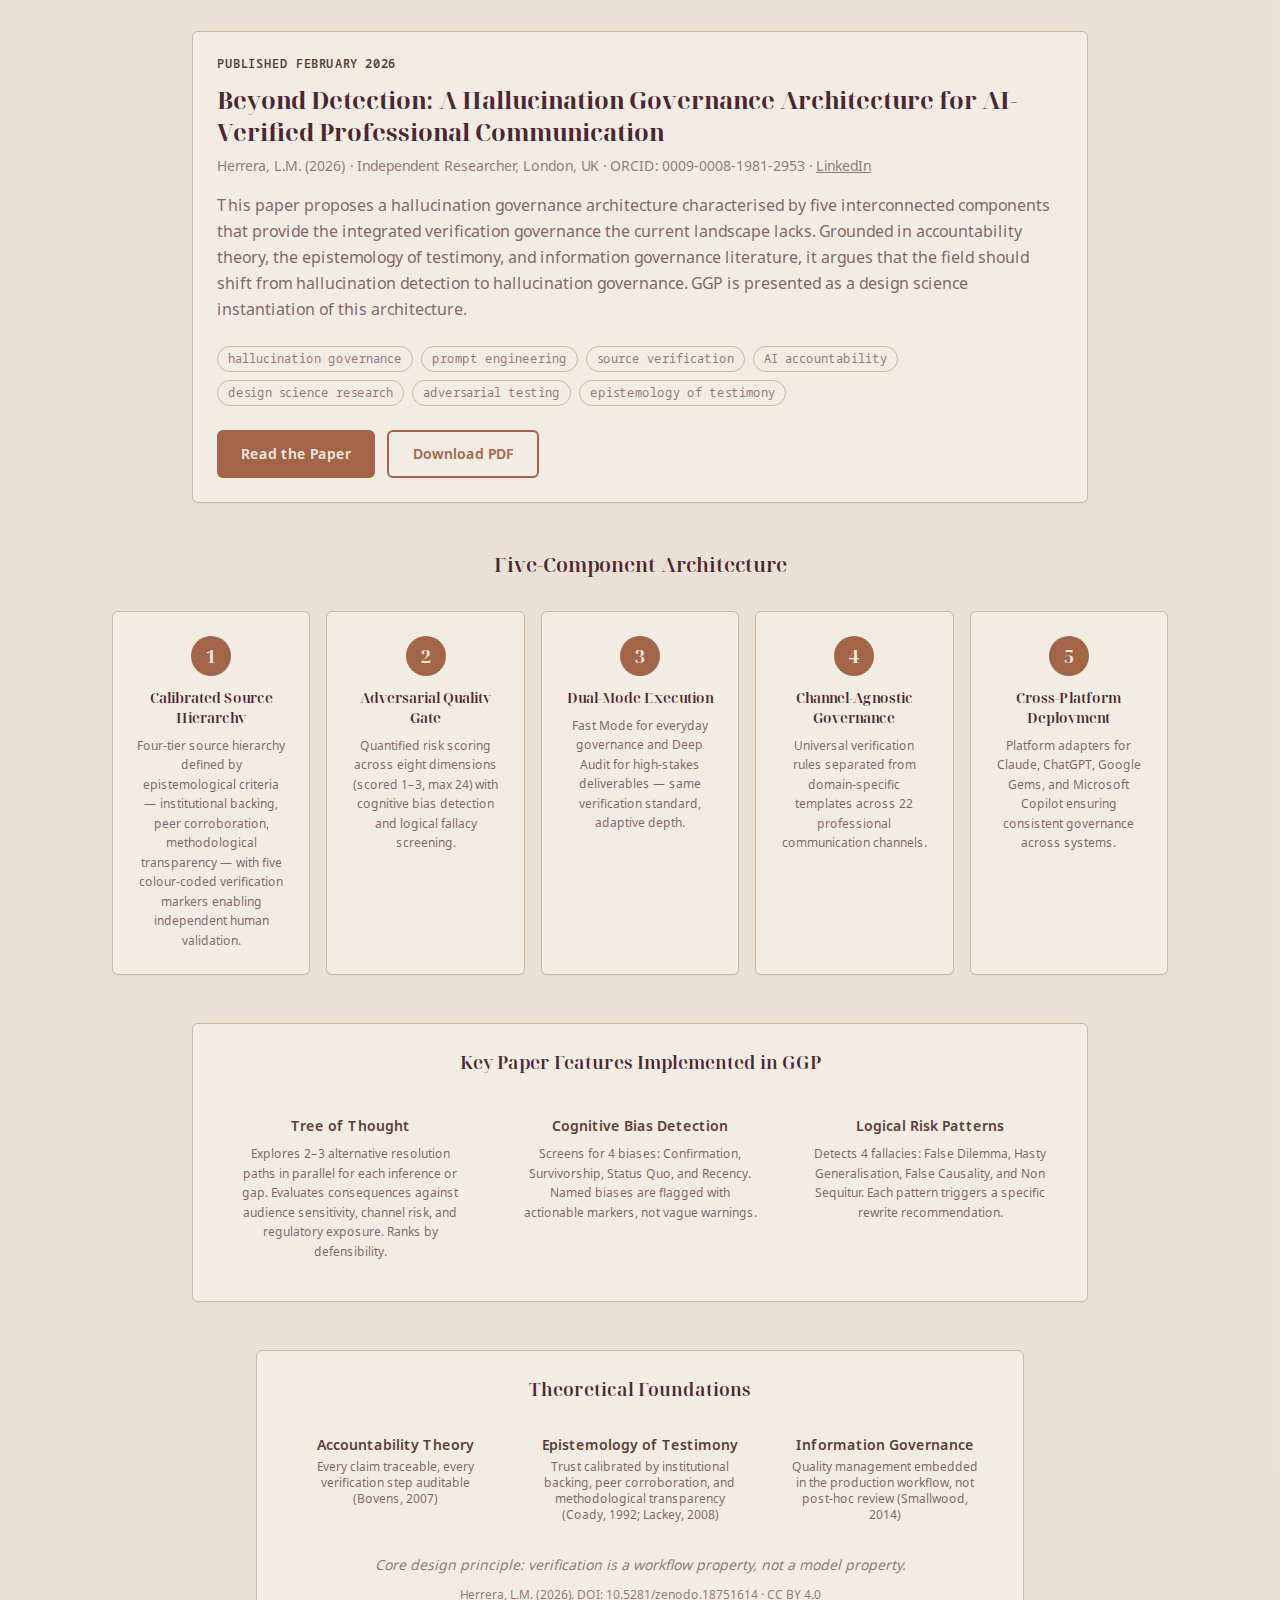
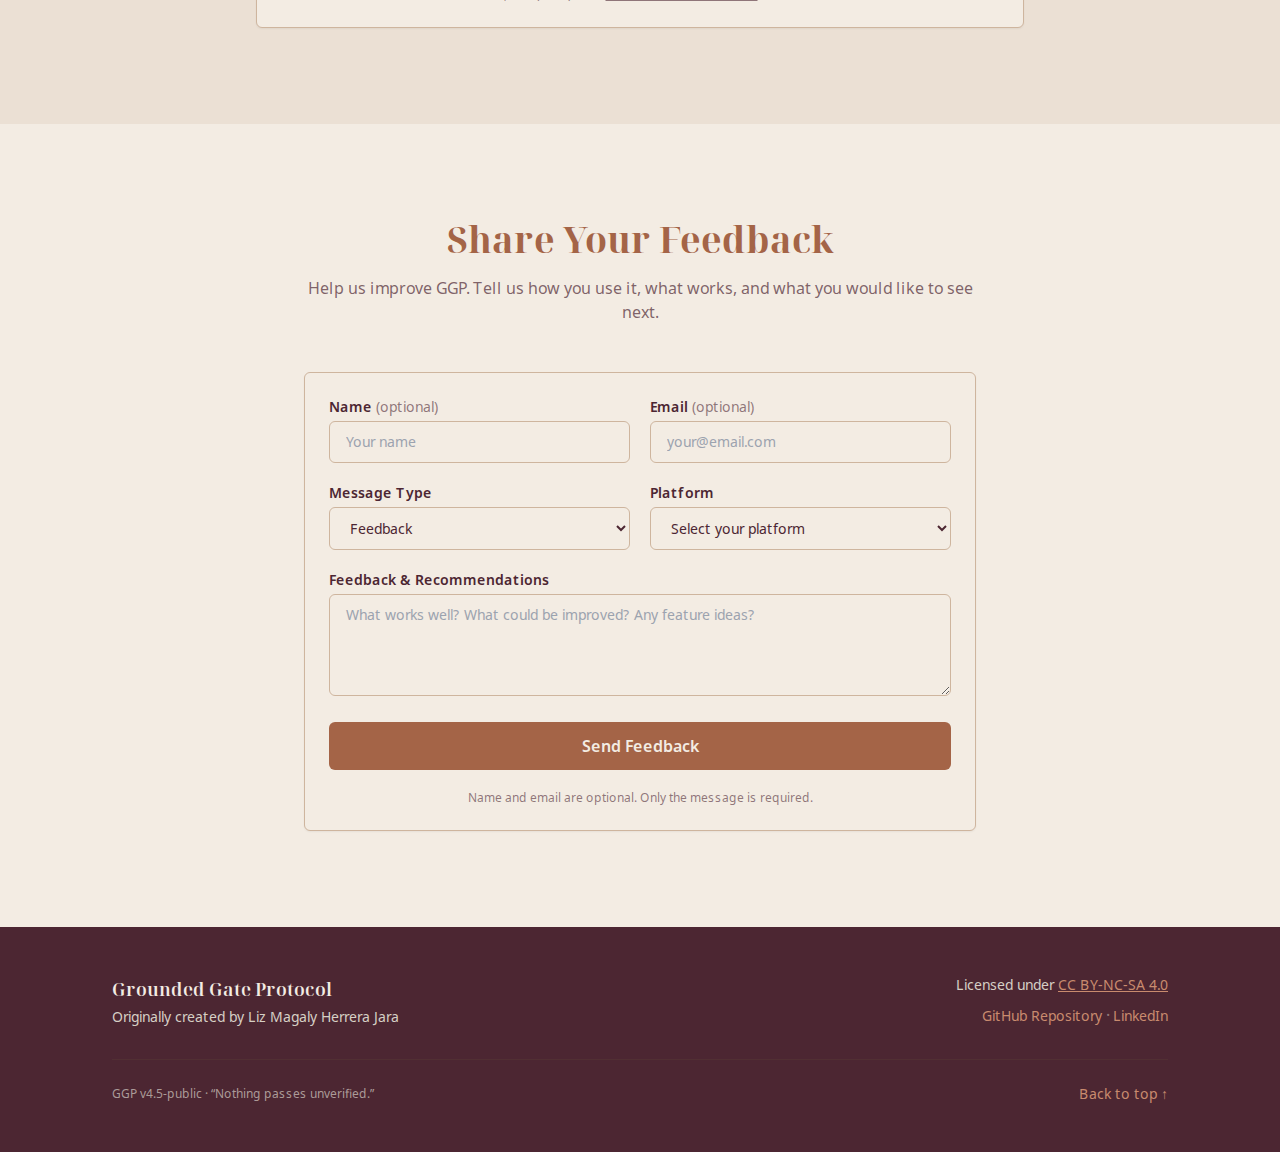
<file: ggp/index.html>
<!DOCTYPE html><html lang="en" class="__variable_cdb805 __variable_c17750 __variable_4b4fe4"><head><meta charSet="utf-8"/><meta name="viewport" content="width=device-width, initial-scale=1"/><link rel="preload" href="/ggp/_next/static/media/1755441e3a2fa970-s.p.woff2" as="font" crossorigin="" type="font/woff2"/><link rel="preload" href="/ggp/_next/static/media/54021f693ae17c82-s.p.woff2" as="font" crossorigin="" type="font/woff2"/><link rel="preload" href="/ggp/_next/static/media/ec14413c594b3356-s.p.woff2" as="font" crossorigin="" type="font/woff2"/><link rel="stylesheet" href="/ggp/_next/static/css/dd85cdd64fb85a55.css" data-precedence="next"/><link rel="preload" as="script" fetchPriority="low" href="/ggp/_next/static/chunks/webpack-fc4ab772fd8cf4c2.js"/><script src="/ggp/_next/static/chunks/fd9d1056-ae97a97996823271.js" async=""></script><script src="/ggp/_next/static/chunks/117-dd494fefa1c9a8d0.js" async=""></script><script src="/ggp/_next/static/chunks/main-app-8f1f62ecb7c49248.js" async=""></script><script src="/ggp/_next/static/chunks/app/page-a5165dd660af7e3b.js" async=""></script><meta name="theme-color" content="#4C2632"/><title>Grounded Gate Protocol (GGP) — Anti-Hallucination Framework</title><meta name="description" content="Open-source anti-hallucination framework for AI-generated professional communications. Visual markers, source verification, and risk screening."/><meta property="og:title" content="Grounded Gate Protocol (GGP)"/><meta property="og:description" content="Open-source anti-hallucination framework for AI-generated professional communications."/><meta property="og:url" content="https://lmherrera0.github.io/ggp"/><meta property="og:site_name" content="Grounded Gate Protocol"/><meta property="og:type" content="website"/><meta name="twitter:card" content="summary_large_image"/><meta name="twitter:title" content="Grounded Gate Protocol (GGP)"/><meta name="twitter:description" content="Open-source anti-hallucination framework for AI-generated professional communications."/><meta name="next-size-adjust"/><script src="/ggp/_next/static/chunks/polyfills-42372ed130431b0a.js" noModule=""></script></head><body><a href="#main-content" class="sr-only focus:not-sr-only focus:absolute focus:top-2 focus:left-2 focus:z-[60] focus:px-4 focus:py-2 focus:bg-terracotta focus:text-ivory focus:rounded-bvvg focus:font-sans focus:font-semibold focus:text-sm">Skip to content</a><nav class="fixed top-0 left-0 right-0 z-50 transition-colors duration-300 bg-transparent"><div class="section-container flex items-center justify-between h-14"><a href="#" class="font-serif font-bold text-lg transition-colors text-ivory">GGP</a><div class="hidden md:flex items-center gap-6"><a href="#problem" class="font-sans text-sm font-semibold transition-colors text-ivory/80 hover:text-ivory">Problem</a><a href="#markers" class="font-sans text-sm font-semibold transition-colors text-ivory/80 hover:text-ivory">Markers</a><a href="#features" class="font-sans text-sm font-semibold transition-colors text-ivory/80 hover:text-ivory">Features</a><a href="#how-it-works" class="font-sans text-sm font-semibold transition-colors text-ivory/80 hover:text-ivory">How It Works</a><a href="#platforms" class="font-sans text-sm font-semibold transition-colors text-ivory/80 hover:text-ivory">Platforms</a><a href="#research" class="font-sans text-sm font-semibold transition-colors text-ivory/80 hover:text-ivory">Research</a><a href="#feedback" class="font-sans text-sm font-semibold transition-colors text-ivory/80 hover:text-ivory">Feedback</a><button class="font-sans text-xs font-bold px-2.5 py-1 rounded-bvvg border transition-colors border-ivory/60 text-ivory/80 hover:bg-ivory/10 hover:text-ivory" aria-label="Cambiar a español">ES</button></div><div class="md:hidden flex items-center gap-3"><button class="font-sans text-xs font-bold px-2 py-1 rounded-bvvg border transition-colors border-ivory/60 text-ivory/80" aria-label="Cambiar a español">ES</button><button class="font-sans text-sm font-semibold text-ivory" aria-label="Toggle navigation">☰</button></div></div></nav><main id="main-content"><section id="hero" class="section-gap bg-wine text-ivory pt-24"><div class="section-container text-center"><p class="text-almond font-sans font-semibold text-sm tracking-widest uppercase mb-6">Open-Source Framework</p><h1 class="font-serif font-bold text-4xl sm:text-5xl lg:text-6xl text-ivory leading-tight mb-6">Grounded Gate Protocol</h1><p class="text-xl sm:text-2xl text-almond max-w-3xl mx-auto mb-3">Anti-hallucination framework for AI-generated professional communications</p><p class="text-lg text-clay/90 max-w-2xl mx-auto mb-4">AI sounds confident. But confidence is not accuracy.</p><p class="text-clay font-serif font-semibold text-lg sm:text-xl italic mb-10">“Nothing passes unverified.”</p><div class="flex flex-col sm:flex-row gap-4 justify-center"><a href="#platforms" class="btn-primary">Get Started</a><a href="https://github.com/lmherrera0/ggp-skill" target="_blank" rel="noopener noreferrer" class="inline-flex items-center px-6 py-3 border-2 border-almond text-almond font-sans font-semibold rounded-bvvg transition-colors duration-200 hover:bg-almond/10 text-base">View on GitHub</a></div></div></section><section id="problem" class="section-gap"><div class="section-container"><h2 class="font-serif font-bold text-3xl sm:text-4xl text-terracotta text-center mb-4">The Problem</h2><p class="text-center text-wine/70 max-w-2xl mx-auto mb-12">AI sometimes makes things up. It sounds confident, uses proper grammar, and presents “facts” that turn out to be completely fabricated.</p><div class="grid gap-6 sm:grid-cols-3 max-w-4xl mx-auto mb-12"><div class="card text-center"><p class="font-serif font-bold text-lg mb-2 text-terracotta">Embarrassing</p><p class="text-sm text-wine/70">A client email with a fabricated statistic</p></div><div class="card text-center"><p class="font-serif font-bold text-lg mb-2 text-mahogany">Career-limiting</p><p class="text-sm text-wine/70">Made-up data in a leadership presentation</p></div><div class="card text-center"><p class="font-serif font-bold text-lg mb-2 text-wine">Potentially illegal</p><p class="text-sm text-wine/70">False information in a regulatory submission</p></div></div><p class="text-center text-wine/80 max-w-2xl mx-auto font-serif text-lg">GGP makes those mistakes visible so you can catch them before they matter.</p></div></section><section id="markers" class="section-gap"><div class="section-container"><h2 class="font-serif font-bold text-3xl sm:text-4xl text-terracotta text-center mb-4">Visual Markers</h2><p class="text-center text-wine/70 max-w-2xl mx-auto mb-12">Every claim gets a coloured flag so you see exactly what is verified, what is assumed, and what is missing.</p><div class="grid gap-4 sm:grid-cols-2 lg:grid-cols-5"><div class="card text-center"><div class="text-3xl mb-3">🟢</div><span class="inline-block font-mono font-semibold text-sm px-3 py-1 rounded-full bg-sage text-ivory mb-3">CONFIRMED</span><p class="text-sm text-wine/80 leading-relaxed">Fact verified with a cited source. Tier 1–3, full citation, no red flags.</p></div><div class="card text-center"><div class="text-3xl mb-3">🔴</div><span class="inline-block font-mono font-semibold text-sm px-3 py-1 rounded-full bg-wine text-ivory mb-3">GAP</span><p class="text-sm text-wine/80 leading-relaxed">Missing critical information that must be filled before delivery.</p></div><div class="card text-center"><div class="text-3xl mb-3">🟡</div><span class="inline-block font-mono font-semibold text-sm px-3 py-1 rounded-full bg-terracotta text-ivory mb-3">INFERENCE</span><p class="text-sm text-wine/80 leading-relaxed">Assumption declared — reasoned from confirmed facts but not directly sourced.</p></div><div class="card text-center"><div class="text-3xl mb-3">🟠</div><span class="inline-block font-mono font-semibold text-sm px-3 py-1 rounded-full bg-mahogany text-ivory mb-3">UNVERIFIED</span><p class="text-sm text-wine/80 leading-relaxed">Could not verify or only low-quality source found. Needs corroboration.</p></div><div class="card text-center"><div class="text-3xl mb-3">⚠️</div><span class="inline-block font-mono font-semibold text-sm px-3 py-1 rounded-full bg-terracotta text-ivory mb-3">RISK</span><p class="text-sm text-wine/80 leading-relaxed">Reputational, legal, or credibility concern flagged for review.</p></div></div></div></section><section id="source-tiers" class="section-gap bg-almond/20"><div class="section-container"><h2 class="font-serif font-bold text-3xl sm:text-4xl text-terracotta text-center mb-4">Not All Sources Are Equal</h2><p class="text-center text-wine/70 max-w-2xl mx-auto mb-12">Just because something is cited does not mean it is true. GGP classifies every source by quality tier.</p><div class="grid gap-4 sm:grid-cols-2 lg:grid-cols-4 max-w-5xl mx-auto"><div class="card"><div class="flex items-center gap-3 mb-3"><span class="w-8 h-8 rounded-full bg-sage text-ivory font-mono font-bold text-sm flex items-center justify-center">1</span><span class="font-serif font-semibold text-wine">Gold Standard</span></div><p class="text-xs font-mono text-mahogany mb-2">Trust<!-- -->: <!-- -->High</p><p class="text-sm text-wine/70 leading-relaxed">SEC filings, government data, peer-reviewed research, audited financials</p></div><div class="card"><div class="flex items-center gap-3 mb-3"><span class="w-8 h-8 rounded-full bg-terracotta text-ivory font-mono font-bold text-sm flex items-center justify-center">2</span><span class="font-serif font-semibold text-wine">Solid</span></div><p class="text-xs font-mono text-mahogany mb-2">Trust<!-- -->: <!-- -->Good</p><p class="text-sm text-wine/70 leading-relaxed">Financial Times, Reuters, Gartner, McKinsey, Forrester</p></div><div class="card"><div class="flex items-center gap-3 mb-3"><span class="w-8 h-8 rounded-full bg-mahogany text-ivory font-mono font-bold text-sm flex items-center justify-center">3</span><span class="font-serif font-semibold text-wine">Decent</span></div><p class="text-xs font-mono text-mahogany mb-2">Trust<!-- -->: <!-- -->Moderate</p><p class="text-sm text-wine/70 leading-relaxed">Industry blogs, company marketing sites, Wikipedia</p></div><div class="card"><div class="flex items-center gap-3 mb-3"><span class="w-8 h-8 rounded-full bg-wine text-ivory font-mono font-bold text-sm flex items-center justify-center">4</span><span class="font-serif font-semibold text-wine">Proceed with Caution</span></div><p class="text-xs font-mono text-mahogany mb-2">Trust<!-- -->: <!-- -->Low</p><p class="text-sm text-wine/70 leading-relaxed">Forums, social media, anonymous blogs, content farms</p></div></div></div></section><section id="features" class="section-gap bg-almond/20"><div class="section-container"><h2 class="font-serif font-bold text-3xl sm:text-4xl text-terracotta text-center mb-4">What GGP Does</h2><p class="text-center text-wine/70 max-w-2xl mx-auto mb-12">A comprehensive framework that covers every stage of AI-assisted professional communication.</p><div class="grid gap-6 sm:grid-cols-2 lg:grid-cols-4"><div class="card"><p class="font-mono text-sm font-semibold text-mahogany mb-2">8 dimensions (max 24)</p><h3 class="font-serif font-semibold text-lg text-wine mb-2">Devil’s Advocate</h3><p class="text-sm text-wine/70 leading-relaxed">Mandatory risk screening on all significant communications. Eight dimensions scored 1–3 — including Hostile Reader, Screenshot, and CEO tests — catch problems before they reach your audience.</p></div><div class="card"><p class="font-mono text-sm font-semibold text-mahogany mb-2">22 templates</p><h3 class="font-serif font-semibold text-lg text-wine mb-2">Channel Templates</h3><p class="text-sm text-wine/70 leading-relaxed">Tailored guidance for email, LinkedIn, HBR, presentations, academic journals, press releases, coding docs, and more.</p></div><div class="card"><p class="font-mono text-sm font-semibold text-mahogany mb-2">7 templates</p><h3 class="font-serif font-semibold text-lg text-wine mb-2">Analysis Templates</h3><p class="text-sm text-wine/70 leading-relaxed">Structured consulting deliverables: SWOT, gap analysis, benchmarks, cost-benefit, maturity assessment, stakeholder analysis, and use cases.</p></div><div class="card"><p class="font-mono text-sm font-semibold text-mahogany mb-2">4 biases + 4 patterns</p><h3 class="font-serif font-semibold text-lg text-wine mb-2">Reasoning Safeguards</h3><p class="text-sm text-wine/70 leading-relaxed">Cognitive bias detection (confirmation, survivorship, status quo, recency) and logical risk pattern screening (false dilemma, hasty generalisation, false causality, non sequitur). Tree of Thought reasoning explores multiple paths before committing.</p></div><div class="card"><p class="font-mono text-sm font-semibold text-mahogany mb-2">7 golden rules</p><h3 class="font-serif font-semibold text-lg text-wine mb-2">Professional Etiquette</h3><p class="text-sm text-wine/70 leading-relaxed">Professional conduct guardrails including language reframing — converting dangerous phrases into professional alternatives.</p></div><div class="card"><p class="font-mono text-sm font-semibold text-mahogany mb-2">12-point checklist</p><h3 class="font-serif font-semibold text-lg text-wine mb-2">Data Integrity</h3><p class="text-sm text-wine/70 leading-relaxed">Anti-hallucination rules for statistics, metrics, and analytics. Detects 7 data hallucination patterns including zombie statistics and invented precision.</p></div><div class="card"><p class="font-mono text-sm font-semibold text-mahogany mb-2">Max 2 rounds</p><h3 class="font-serif font-semibold text-lg text-wine mb-2">Anti-Fatigue System</h3><p class="text-sm text-wine/70 leading-relaxed">Prevents endless clarification loops. After each round you choose: answer, produce now, or go deeper. You control the depth.</p></div><div class="card"><p class="font-mono text-sm font-semibold text-mahogany mb-2">4 platforms + skill</p><h3 class="font-serif font-semibold text-lg text-wine mb-2">Multi-Platform</h3><p class="text-sm text-wine/70 leading-relaxed">Platform-specific templates for Claude Projects, ChatGPT, Microsoft Copilot, and Google Gems, plus a native Claude Code skill. Knowledge Base PDFs available for any platform supporting file uploads.</p></div></div></div></section><section id="how-it-works" class="section-gap"><div class="section-container"><h2 class="font-serif font-bold text-3xl sm:text-4xl text-terracotta text-center mb-4">How It Works</h2><p class="text-center text-wine/70 max-w-2xl mx-auto mb-12">GGP operates in a 3-phase cycle — the same flow whether you use Fast Mode or Deep Audit.</p><div class="relative"><div class="hidden lg:block absolute left-1/2 top-0 bottom-0 w-px bg-almond -translate-x-1/2"></div><div class="grid gap-8 lg:gap-12"><div class="lg:grid lg:grid-cols-2 lg:gap-12 items-center"><div class=""><div class="card"><div class="flex items-center gap-4 mb-4"><span class="flex-shrink-0 w-12 h-12 rounded-full bg-terracotta text-ivory font-serif font-bold text-xl flex items-center justify-center">1</span><h3 class="font-serif font-bold text-2xl text-wine">Load Rules</h3></div><p class="text-wine/70 leading-relaxed mb-4">GGP loads its core rules — either the compact QUICK_REFERENCE card (Fast Mode) or all individual reference files (Deep Audit). This includes markers, source tiers, citation format, prohibited language, and the 8 non-negotiable rules.</p><ul class="space-y-2"><li class="flex items-start gap-2 text-sm text-wine/80"><span class="text-sage mt-0.5 flex-shrink-0">✓</span>Fast Mode: compact rules card</li><li class="flex items-start gap-2 text-sm text-wine/80"><span class="text-sage mt-0.5 flex-shrink-0">✓</span>Deep Audit: full reference files</li><li class="flex items-start gap-2 text-sm text-wine/80"><span class="text-sage mt-0.5 flex-shrink-0">✓</span>8 non-negotiable rules loaded</li></ul></div></div><div class="hidden lg:block "></div></div><div class="lg:grid lg:grid-cols-2 lg:gap-12 items-center"><div class="lg:order-2 lg:text-left"><div class="card"><div class="flex items-center gap-4 mb-4"><span class="flex-shrink-0 w-12 h-12 rounded-full bg-terracotta text-ivory font-serif font-bold text-xl flex items-center justify-center">2</span><h3 class="font-serif font-bold text-2xl text-wine">Load Channel + Conditionals</h3></div><p class="text-wine/70 leading-relaxed mb-4">GGP identifies the target channel and loads the matching template. Conditional modules activate based on content type — data analytics, analysis deliverables, cross-platform deployment, or style learning from your examples.</p><ul class="space-y-2"><li class="flex items-start gap-2 text-sm text-wine/80"><span class="text-sage mt-0.5 flex-shrink-0">✓</span>Channel template selected</li><li class="flex items-start gap-2 text-sm text-wine/80"><span class="text-sage mt-0.5 flex-shrink-0">✓</span>Conditional modules activated</li><li class="flex items-start gap-2 text-sm text-wine/80"><span class="text-sage mt-0.5 flex-shrink-0">✓</span>Style learned from examples</li></ul></div></div><div class="hidden lg:block lg:order-1"></div></div><div class="lg:grid lg:grid-cols-2 lg:gap-12 items-center"><div class=""><div class="card"><div class="flex items-center gap-4 mb-4"><span class="flex-shrink-0 w-12 h-12 rounded-full bg-terracotta text-ivory font-serif font-bold text-xl flex items-center justify-center">3</span><h3 class="font-serif font-bold text-2xl text-wine">Create + Validate + Deliver</h3></div><p class="text-wine/70 leading-relaxed mb-4">Content is classified, every claim audited with markers, and iteration controlled. The Reasoning Gate separates facts from inferences. Devil’s Advocate scores 8 dimensions (max 24). The Validation Gate requires 8/8 before delivery.</p><ul class="space-y-2"><li class="flex items-start gap-2 text-sm text-wine/80"><span class="text-sage mt-0.5 flex-shrink-0">✓</span>Information audit with markers</li><li class="flex items-start gap-2 text-sm text-wine/80"><span class="text-sage mt-0.5 flex-shrink-0">✓</span>Devil’s Advocate risk screening</li><li class="flex items-start gap-2 text-sm text-wine/80"><span class="text-sage mt-0.5 flex-shrink-0">✓</span>8/8 validation gate required</li></ul></div></div><div class="hidden lg:block "></div></div></div></div><div class="mt-12 card max-w-2xl mx-auto"><h3 class="font-serif font-semibold text-lg text-wine mb-4 text-center">Two Modes, Same Rules</h3><div class="grid grid-cols-2 gap-4 text-sm"><div class="text-center p-4 bg-ivory rounded-bvvg"><p class="font-semibold text-mahogany mb-1">Fast Mode</p><p class="text-wine/70">Default for any task. Compact rules card with shorthand checkpoints.</p></div><div class="text-center p-4 bg-ivory rounded-bvvg"><p class="font-semibold text-mahogany mb-1">Deep Audit</p><p class="text-wine/70">For high-stakes deliverables. Full reference files with verbose tables.</p></div></div></div></div></section><section id="platforms" class="section-gap bg-almond/20"><div class="section-container"><h2 class="font-serif font-bold text-3xl sm:text-4xl text-terracotta text-center mb-4">Platforms</h2><p class="text-center text-wine/70 max-w-2xl mx-auto mb-12">Download the knowledge base or copy a ready-made template for your platform.</p><div role="tablist" aria-label="Platform selection" class="flex flex-wrap justify-center gap-2 mb-8"><button role="tab" id="tab-knowledge-base" aria-selected="true" aria-controls="panel-knowledge-base" class="px-4 py-2 rounded-bvvg font-sans font-semibold text-sm transition-colors duration-200 bg-terracotta text-ivory">Knowledge Base</button><button role="tab" id="tab-claude-projects" aria-selected="false" aria-controls="panel-claude-projects" class="px-4 py-2 rounded-bvvg font-sans font-semibold text-sm transition-colors duration-200 bg-ivory text-wine border border-almond hover:border-terracotta">Claude Projects</button><button role="tab" id="tab-chatgpt" aria-selected="false" aria-controls="panel-chatgpt" class="px-4 py-2 rounded-bvvg font-sans font-semibold text-sm transition-colors duration-200 bg-ivory text-wine border border-almond hover:border-terracotta">ChatGPT</button><button role="tab" id="tab-copilot" aria-selected="false" aria-controls="panel-copilot" class="px-4 py-2 rounded-bvvg font-sans font-semibold text-sm transition-colors duration-200 bg-ivory text-wine border border-almond hover:border-terracotta">Copilot</button><button role="tab" id="tab-google-gems" aria-selected="false" aria-controls="panel-google-gems" class="px-4 py-2 rounded-bvvg font-sans font-semibold text-sm transition-colors duration-200 bg-ivory text-wine border border-almond hover:border-terracotta">Google Gems</button><button role="tab" id="tab-skill" aria-selected="false" aria-controls="panel-skill" class="px-4 py-2 rounded-bvvg font-sans font-semibold text-sm transition-colors duration-200 bg-ivory text-wine border border-almond hover:border-terracotta">Skill</button></div><div role="tabpanel" id="panel-knowledge-base" aria-labelledby="tab-knowledge-base" class="card max-w-4xl mx-auto"><h3 class="font-serif font-semibold text-xl text-wine mb-2 flex items-center gap-3"><span class="w-10 h-10 rounded-full bg-terracotta text-ivory font-mono font-semibold text-xs flex items-center justify-center">KB</span>Knowledge Base</h3><p class="text-wine/80 mb-6">Download 4 consolidated PDF files ready to upload as knowledge base documents in Claude Projects or any AI platform that supports file uploads.</p><div class="space-y-3 mb-8"><div class="flex items-start gap-3 text-sm"><span class="text-terracotta mt-0.5 flex-shrink-0 font-mono font-semibold">PDF</span><div><p class="font-semibold text-wine">GGP-Core-Rules.pdf</p><p class="text-wine/60">SKILL.md + general guidelines (source tiers, etiquette, reputation, data integrity, metrics)</p></div></div><div class="flex items-start gap-3 text-sm"><span class="text-terracotta mt-0.5 flex-shrink-0 font-mono font-semibold">PDF</span><div><p class="font-semibold text-wine">GGP-Channel-Templates.pdf</p><p class="text-wine/60">All 22 channel templates (email, LinkedIn, HBR, presentations, and more)</p></div></div><div class="flex items-start gap-3 text-sm"><span class="text-terracotta mt-0.5 flex-shrink-0 font-mono font-semibold">PDF</span><div><p class="font-semibold text-wine">GGP-Analysis-Templates.pdf</p><p class="text-wine/60">7 analysis templates (SWOT, gap analysis, benchmarks, cost-benefit, and more)</p></div></div><div class="flex items-start gap-3 text-sm"><span class="text-terracotta mt-0.5 flex-shrink-0 font-mono font-semibold">PDF</span><div><p class="font-semibold text-wine">GGP-About.pdf</p><p class="text-wine/60">Introduction, executive summary, and legal information</p></div></div></div><button class="btn-primary w-full justify-center">Download Knowledge Base (.zip)</button><p class="text-xs text-wine/60 text-center mt-3">Free download. No registration required.</p></div></div></section><section id="cta" class="section-gap bg-wine text-ivory"><div class="section-container text-center"><h2 class="font-serif font-bold text-3xl sm:text-4xl text-ivory mb-4">Ready to Ground Your AI Communications?</h2><p class="text-almond max-w-2xl mx-auto mb-8">Start using GGP today. Choose your platform, paste the template, and make every AI output transparent and traceable.</p><div class="flex flex-col sm:flex-row gap-4 justify-center"><a href="#platforms" class="btn-primary">Get Started</a><a href="https://github.com/lmherrera0/ggp-skill" target="_blank" rel="noopener noreferrer" class="inline-flex items-center px-6 py-3 border-2 border-almond text-almond font-sans font-semibold rounded-bvvg transition-colors duration-200 hover:bg-almond/10 text-base">View on GitHub</a></div></div></section><section id="research" class="section-gap bg-almond/20"><div class="section-container"><h2 class="font-serif font-bold text-3xl sm:text-4xl text-terracotta text-center mb-4">The Research</h2><p class="text-center text-wine/70 max-w-2xl mx-auto mb-12">GGP is supported by a formal research paper. The architecture was developed through Design Science Research methodology and published on Zenodo.</p><div class="card max-w-4xl mx-auto mb-12"><p class="font-mono text-xs font-semibold text-mahogany mb-3 uppercase tracking-wider">Published February 2026</p><h3 class="font-serif font-bold text-xl sm:text-2xl text-wine mb-2 leading-tight">Beyond Detection: A Hallucination Governance Architecture for AI-Verified Professional Communication</h3><p class="text-sm text-wine/60 mb-4">Herrera, L.M. (2026)<!-- --> · Independent Researcher, London, UK · ORCID: 0009-0008-1981-2953 ·<!-- --> <a href="https://www.linkedin.com/in/lmherrera0" target="_blank" rel="noopener noreferrer" class="underline hover:text-terracotta">LinkedIn</a></p><p class="text-wine/70 leading-relaxed mb-6">This paper proposes a hallucination governance architecture characterised by five interconnected components that provide the integrated verification governance the current landscape lacks. Grounded in accountability theory, the epistemology of testimony, and information governance literature, it argues that the field should shift from hallucination detection to hallucination governance. GGP is presented as a design science instantiation of this architecture.</p><div class="flex flex-wrap gap-2 mb-6"><span class="text-xs font-mono px-2.5 py-1 rounded-full bg-ivory border border-almond text-wine/60">hallucination governance</span><span class="text-xs font-mono px-2.5 py-1 rounded-full bg-ivory border border-almond text-wine/60">prompt engineering</span><span class="text-xs font-mono px-2.5 py-1 rounded-full bg-ivory border border-almond text-wine/60">source verification</span><span class="text-xs font-mono px-2.5 py-1 rounded-full bg-ivory border border-almond text-wine/60">AI accountability</span><span class="text-xs font-mono px-2.5 py-1 rounded-full bg-ivory border border-almond text-wine/60">design science research</span><span class="text-xs font-mono px-2.5 py-1 rounded-full bg-ivory border border-almond text-wine/60">adversarial testing</span><span class="text-xs font-mono px-2.5 py-1 rounded-full bg-ivory border border-almond text-wine/60">epistemology of testimony</span></div><div class="flex flex-col sm:flex-row gap-3"><a href="https://doi.org/10.5281/zenodo.18751614" target="_blank" rel="noopener noreferrer" class="btn-primary text-sm">Read the Paper</a><a href="https://zenodo.org/records/18751614/files/LMHerrera-GGP-2026.pdf" target="_blank" rel="noopener noreferrer" class="btn-secondary text-sm">Download PDF</a></div></div><h3 class="font-serif font-semibold text-xl text-wine text-center mb-8">Five-Component Architecture</h3><div class="grid gap-4 sm:grid-cols-2 lg:grid-cols-5 mb-12"><div class="card text-center"><span class="inline-flex w-10 h-10 rounded-full bg-terracotta text-ivory font-serif font-bold text-lg items-center justify-center mb-3">1</span><h4 class="font-serif font-semibold text-sm text-wine mb-2">Calibrated Source Hierarchy</h4><p class="text-xs text-wine/70 leading-relaxed">Four-tier source hierarchy defined by epistemological criteria — institutional backing, peer corroboration, methodological transparency — with five colour-coded verification markers enabling independent human validation.</p></div><div class="card text-center"><span class="inline-flex w-10 h-10 rounded-full bg-terracotta text-ivory font-serif font-bold text-lg items-center justify-center mb-3">2</span><h4 class="font-serif font-semibold text-sm text-wine mb-2">Adversarial Quality Gate</h4><p class="text-xs text-wine/70 leading-relaxed">Quantified risk scoring across eight dimensions (scored 1–3, max 24) with cognitive bias detection and logical fallacy screening.</p></div><div class="card text-center"><span class="inline-flex w-10 h-10 rounded-full bg-terracotta text-ivory font-serif font-bold text-lg items-center justify-center mb-3">3</span><h4 class="font-serif font-semibold text-sm text-wine mb-2">Dual-Mode Execution</h4><p class="text-xs text-wine/70 leading-relaxed">Fast Mode for everyday governance and Deep Audit for high-stakes deliverables — same verification standard, adaptive depth.</p></div><div class="card text-center"><span class="inline-flex w-10 h-10 rounded-full bg-terracotta text-ivory font-serif font-bold text-lg items-center justify-center mb-3">4</span><h4 class="font-serif font-semibold text-sm text-wine mb-2">Channel-Agnostic Governance</h4><p class="text-xs text-wine/70 leading-relaxed">Universal verification rules separated from domain-specific templates across 22 professional communication channels.</p></div><div class="card text-center"><span class="inline-flex w-10 h-10 rounded-full bg-terracotta text-ivory font-serif font-bold text-lg items-center justify-center mb-3">5</span><h4 class="font-serif font-semibold text-sm text-wine mb-2">Cross-Platform Deployment</h4><p class="text-xs text-wine/70 leading-relaxed">Platform adapters for Claude, ChatGPT, Google Gems, and Microsoft Copilot ensuring consistent governance across systems.</p></div></div><div class="card max-w-4xl mx-auto mb-12"><h3 class="font-serif font-semibold text-lg text-wine mb-6 text-center">Key Paper Features Implemented in GGP</h3><div class="grid gap-6 sm:grid-cols-3"><div class="text-center p-4 bg-ivory rounded-bvvg"><p class="font-semibold text-mahogany text-sm mb-2">Tree of Thought</p><p class="text-xs text-wine/70 leading-relaxed">Explores 2–3 alternative resolution paths in parallel for each inference or gap. Evaluates consequences against audience sensitivity, channel risk, and regulatory exposure. Ranks by defensibility.</p></div><div class="text-center p-4 bg-ivory rounded-bvvg"><p class="font-semibold text-mahogany text-sm mb-2">Cognitive Bias Detection</p><p class="text-xs text-wine/70 leading-relaxed">Screens for 4 biases: Confirmation, Survivorship, Status Quo, and Recency. Named biases are flagged with actionable markers, not vague warnings.</p></div><div class="text-center p-4 bg-ivory rounded-bvvg"><p class="font-semibold text-mahogany text-sm mb-2">Logical Risk Patterns</p><p class="text-xs text-wine/70 leading-relaxed">Detects 4 fallacies: False Dilemma, Hasty Generalisation, False Causality, and Non Sequitur. Each pattern triggers a specific rewrite recommendation.</p></div></div></div><div class="card max-w-3xl mx-auto"><h3 class="font-serif font-semibold text-lg text-wine mb-4 text-center">Theoretical Foundations</h3><div class="grid gap-4 sm:grid-cols-3"><div class="text-center p-4 bg-ivory rounded-bvvg"><p class="font-semibold text-mahogany text-sm mb-1">Accountability Theory</p><p class="text-xs text-wine/70">Every claim traceable, every verification step auditable (Bovens, 2007)</p></div><div class="text-center p-4 bg-ivory rounded-bvvg"><p class="font-semibold text-mahogany text-sm mb-1">Epistemology of Testimony</p><p class="text-xs text-wine/70">Trust calibrated by institutional backing, peer corroboration, and methodological transparency (Coady, 1992; Lackey, 2008)</p></div><div class="text-center p-4 bg-ivory rounded-bvvg"><p class="font-semibold text-mahogany text-sm mb-1">Information Governance</p><p class="text-xs text-wine/70">Quality management embedded in the production workflow, not post-hoc review (Smallwood, 2014)</p></div></div><p class="text-sm text-wine/60 text-center mt-4 italic">Core design principle: verification is a workflow property, not a model property.</p><p class="text-xs text-wine/60 text-center mt-3">Herrera, L.M. (2026). DOI:<!-- --> <a href="https://doi.org/10.5281/zenodo.18751614" target="_blank" rel="noopener noreferrer" class="underline hover:text-terracotta">10.5281/zenodo.18751614</a> <!-- -->· CC BY 4.0</p></div></div></section><section id="feedback" class="section-gap"><div class="section-container"><h2 class="font-serif font-bold text-3xl sm:text-4xl text-terracotta text-center mb-4">Share Your Feedback</h2><p class="text-center text-wine/70 max-w-2xl mx-auto mb-12">Help us improve GGP. Tell us how you use it, what works, and what you would like to see next.</p><form class="card max-w-2xl mx-auto space-y-5"><div class="grid gap-5 sm:grid-cols-2"><div><label for="fb-name" class="block text-sm font-sans font-semibold text-wine mb-1">Name<!-- --> <span class="font-normal text-wine/60">(optional)</span></label><input type="text" id="fb-name" class="w-full px-4 py-2.5 border border-almond rounded-bvvg bg-ivory text-wine font-sans text-sm focus:outline-none focus:ring-2 focus:ring-terracotta focus:ring-offset-1 transition-colors" placeholder="Your name" name="name"/></div><div><label for="fb-email" class="block text-sm font-sans font-semibold text-wine mb-1">Email<!-- --> <span class="font-normal text-wine/60">(optional)</span></label><input type="email" id="fb-email" class="w-full px-4 py-2.5 border border-almond rounded-bvvg bg-ivory text-wine font-sans text-sm focus:outline-none focus:ring-2 focus:ring-terracotta focus:ring-offset-1 transition-colors" placeholder="your@email.com" name="email"/></div></div><div class="grid gap-5 sm:grid-cols-2"><div><label for="fb-type" class="block text-sm font-sans font-semibold text-wine mb-1">Message Type</label><select id="fb-type" name="message_type" class="w-full px-4 py-2.5 border border-almond rounded-bvvg bg-ivory text-wine font-sans text-sm focus:outline-none focus:ring-2 focus:ring-terracotta focus:ring-offset-1 transition-colors"><option value="Feedback">Feedback</option><option value="Feature Request">Feature Request</option><option value="Bug Report">Bug Report</option><option value="General Question">General Question</option><option value="Other">Other</option></select></div><div><label for="fb-platform" class="block text-sm font-sans font-semibold text-wine mb-1">Platform</label><select id="fb-platform" name="platform" class="w-full px-4 py-2.5 border border-almond rounded-bvvg bg-ivory text-wine font-sans text-sm focus:outline-none focus:ring-2 focus:ring-terracotta focus:ring-offset-1 transition-colors"><option value="">Select your platform</option><option value="Claude Projects">Claude Projects</option><option value="ChatGPT">ChatGPT</option><option value="Copilot">Microsoft Copilot</option><option value="Google Gems">Google Gems</option><option value="Claude Code">Claude Code</option><option value="Other">Other</option></select></div></div><div><label for="fb-message" class="block text-sm font-sans font-semibold text-wine mb-1">Feedback &amp; Recommendations</label><textarea id="fb-message" name="message" rows="4" required="" class="w-full px-4 py-2.5 border border-almond rounded-bvvg bg-ivory text-wine font-sans text-sm focus:outline-none focus:ring-2 focus:ring-terracotta focus:ring-offset-1 transition-colors resize-y" placeholder="What works well? What could be improved? Any feature ideas?"></textarea></div><input type="hidden" name="_subject" value="GGP Website Feedback"/><input type="hidden" name="_replyto" value="lizherrerajara+ggp@gmail.com"/><button type="submit" class="btn-primary w-full justify-center disabled:opacity-60">Send Feedback</button><p class="text-xs text-wine/60 text-center">Name and email are optional. Only the message is required.</p></form></div></section></main><footer class="bg-wine text-almond py-12"><div class="section-container"><div class="flex flex-col sm:flex-row items-center justify-between gap-6"><div class="text-center sm:text-left"><p class="font-serif font-semibold text-ivory text-lg mb-1">Grounded Gate Protocol</p><p class="text-sm text-pearl">Originally created by Liz Magaly Herrera Jara</p></div><div class="text-center sm:text-right"><p class="text-sm text-pearl mb-2">Licensed under<!-- --> <a href="https://creativecommons.org/licenses/by-nc-sa/4.0/" target="_blank" rel="noopener noreferrer" class="text-clay hover:text-ivory transition-colors underline">CC BY-NC-SA 4.0</a></p><a href="https://github.com/lmherrera0/ggp-skill" target="_blank" rel="noopener noreferrer" class="text-sm text-clay hover:text-ivory transition-colors">GitHub Repository</a><span class="text-pearl/50 mx-1">·</span><a href="https://www.linkedin.com/in/lmherrera0" target="_blank" rel="noopener noreferrer" class="text-sm text-clay hover:text-ivory transition-colors">LinkedIn</a></div></div><div class="mt-8 pt-6 border-t border-mahogany/40 flex items-center justify-between"><p class="text-xs text-pearl/70">GGP v4.5-public<!-- --> · <!-- -->“Nothing passes unverified.”</p><a href="#hero" class="text-sm text-clay hover:text-ivory transition-colors">Back to top ↑</a></div></div></footer><script src="/ggp/_next/static/chunks/webpack-fc4ab772fd8cf4c2.js" async=""></script><script>(self.__next_f=self.__next_f||[]).push([0]);self.__next_f.push([2,null])</script><script>self.__next_f.push([1,"1:HL[\"/ggp/_next/static/media/1755441e3a2fa970-s.p.woff2\",\"font\",{\"crossOrigin\":\"\",\"type\":\"font/woff2\"}]\n2:HL[\"/ggp/_next/static/media/54021f693ae17c82-s.p.woff2\",\"font\",{\"crossOrigin\":\"\",\"type\":\"font/woff2\"}]\n3:HL[\"/ggp/_next/static/media/ec14413c594b3356-s.p.woff2\",\"font\",{\"crossOrigin\":\"\",\"type\":\"font/woff2\"}]\n4:HL[\"/ggp/_next/static/css/dd85cdd64fb85a55.css\",\"style\"]\n"])</script><script>self.__next_f.push([1,"5:I[2846,[],\"\"]\n7:I[4900,[\"931\",\"static/chunks/app/page-a5165dd660af7e3b.js\"],\"default\"]\n8:I[4707,[],\"\"]\n9:I[6423,[],\"\"]\nb:I[1060,[],\"\"]\nc:[]\n0:[\"$\",\"$L5\",null,{\"buildId\":\"8z_rsmLHvVhyDCaXiOw09\",\"assetPrefix\":\"/ggp\",\"urlParts\":[\"\",\"\"],\"initialTree\":[\"\",{\"children\":[\"__PAGE__\",{}]},\"$undefined\",\"$undefined\",true],\"initialSeedData\":[\"\",{\"children\":[\"__PAGE__\",{},[[\"$L6\",[\"$\",\"$L7\",null,{}],null],null],null]},[[[[\"$\",\"link\",\"0\",{\"rel\":\"stylesheet\",\"href\":\"/ggp/_next/static/css/dd85cdd64fb85a55.css\",\"precedence\":\"next\",\"crossOrigin\":\"$undefined\"}]],[\"$\",\"html\",null,{\"lang\":\"en\",\"className\":\"__variable_cdb805 __variable_c17750 __variable_4b4fe4\",\"children\":[\"$\",\"body\",null,{\"children\":[\"$\",\"$L8\",null,{\"parallelRouterKey\":\"children\",\"segmentPath\":[\"children\"],\"error\":\"$undefined\",\"errorStyles\":\"$undefined\",\"errorScripts\":\"$undefined\",\"template\":[\"$\",\"$L9\",null,{}],\"templateStyles\":\"$undefined\",\"templateScripts\":\"$undefined\",\"notFound\":[[\"$\",\"title\",null,{\"children\":\"404: This page could not be found.\"}],[\"$\",\"div\",null,{\"style\":{\"fontFamily\":\"system-ui,\\\"Segoe UI\\\",Roboto,Helvetica,Arial,sans-serif,\\\"Apple Color Emoji\\\",\\\"Segoe UI Emoji\\\"\",\"height\":\"100vh\",\"textAlign\":\"center\",\"display\":\"flex\",\"flexDirection\":\"column\",\"alignItems\":\"center\",\"justifyContent\":\"center\"},\"children\":[\"$\",\"div\",null,{\"children\":[[\"$\",\"style\",null,{\"dangerouslySetInnerHTML\":{\"__html\":\"body{color:#000;background:#fff;margin:0}.next-error-h1{border-right:1px solid rgba(0,0,0,.3)}@media (prefers-color-scheme:dark){body{color:#fff;background:#000}.next-error-h1{border-right:1px solid rgba(255,255,255,.3)}}\"}}],[\"$\",\"h1\",null,{\"className\":\"next-error-h1\",\"style\":{\"display\":\"inline-block\",\"margin\":\"0 20px 0 0\",\"padding\":\"0 23px 0 0\",\"fontSize\":24,\"fontWeight\":500,\"verticalAlign\":\"top\",\"lineHeight\":\"49px\"},\"children\":\"404\"}],[\"$\",\"div\",null,{\"style\":{\"display\":\"inline-block\"},\"children\":[\"$\",\"h2\",null,{\"style\":{\"fontSize\":14,\"fontWeight\":400,\"lineHeight\":\"49px\",\"margin\":0},\"children\":\"This page could not be found.\"}]}]]}]}]],\"notFoundStyles\":[]}]}]}]"])</script><script>self.__next_f.push([1,"],null],null],\"couldBeIntercepted\":false,\"initialHead\":[null,\"$La\"],\"globalErrorComponent\":\"$b\",\"missingSlots\":\"$Wc\"}]\n"])</script><script>self.__next_f.push([1,"a:[[\"$\",\"meta\",\"0\",{\"name\":\"viewport\",\"content\":\"width=device-width, initial-scale=1\"}],[\"$\",\"meta\",\"1\",{\"name\":\"theme-color\",\"content\":\"#4C2632\"}],[\"$\",\"meta\",\"2\",{\"charSet\":\"utf-8\"}],[\"$\",\"title\",\"3\",{\"children\":\"Grounded Gate Protocol (GGP) — Anti-Hallucination Framework\"}],[\"$\",\"meta\",\"4\",{\"name\":\"description\",\"content\":\"Open-source anti-hallucination framework for AI-generated professional communications. Visual markers, source verification, and risk screening.\"}],[\"$\",\"meta\",\"5\",{\"property\":\"og:title\",\"content\":\"Grounded Gate Protocol (GGP)\"}],[\"$\",\"meta\",\"6\",{\"property\":\"og:description\",\"content\":\"Open-source anti-hallucination framework for AI-generated professional communications.\"}],[\"$\",\"meta\",\"7\",{\"property\":\"og:url\",\"content\":\"https://lmherrera0.github.io/ggp\"}],[\"$\",\"meta\",\"8\",{\"property\":\"og:site_name\",\"content\":\"Grounded Gate Protocol\"}],[\"$\",\"meta\",\"9\",{\"property\":\"og:type\",\"content\":\"website\"}],[\"$\",\"meta\",\"10\",{\"name\":\"twitter:card\",\"content\":\"summary_large_image\"}],[\"$\",\"meta\",\"11\",{\"name\":\"twitter:title\",\"content\":\"Grounded Gate Protocol (GGP)\"}],[\"$\",\"meta\",\"12\",{\"name\":\"twitter:description\",\"content\":\"Open-source anti-hallucination framework for AI-generated professional communications.\"}],[\"$\",\"meta\",\"13\",{\"name\":\"next-size-adjust\"}]]\n6:null\n"])</script></body></html>
</file>
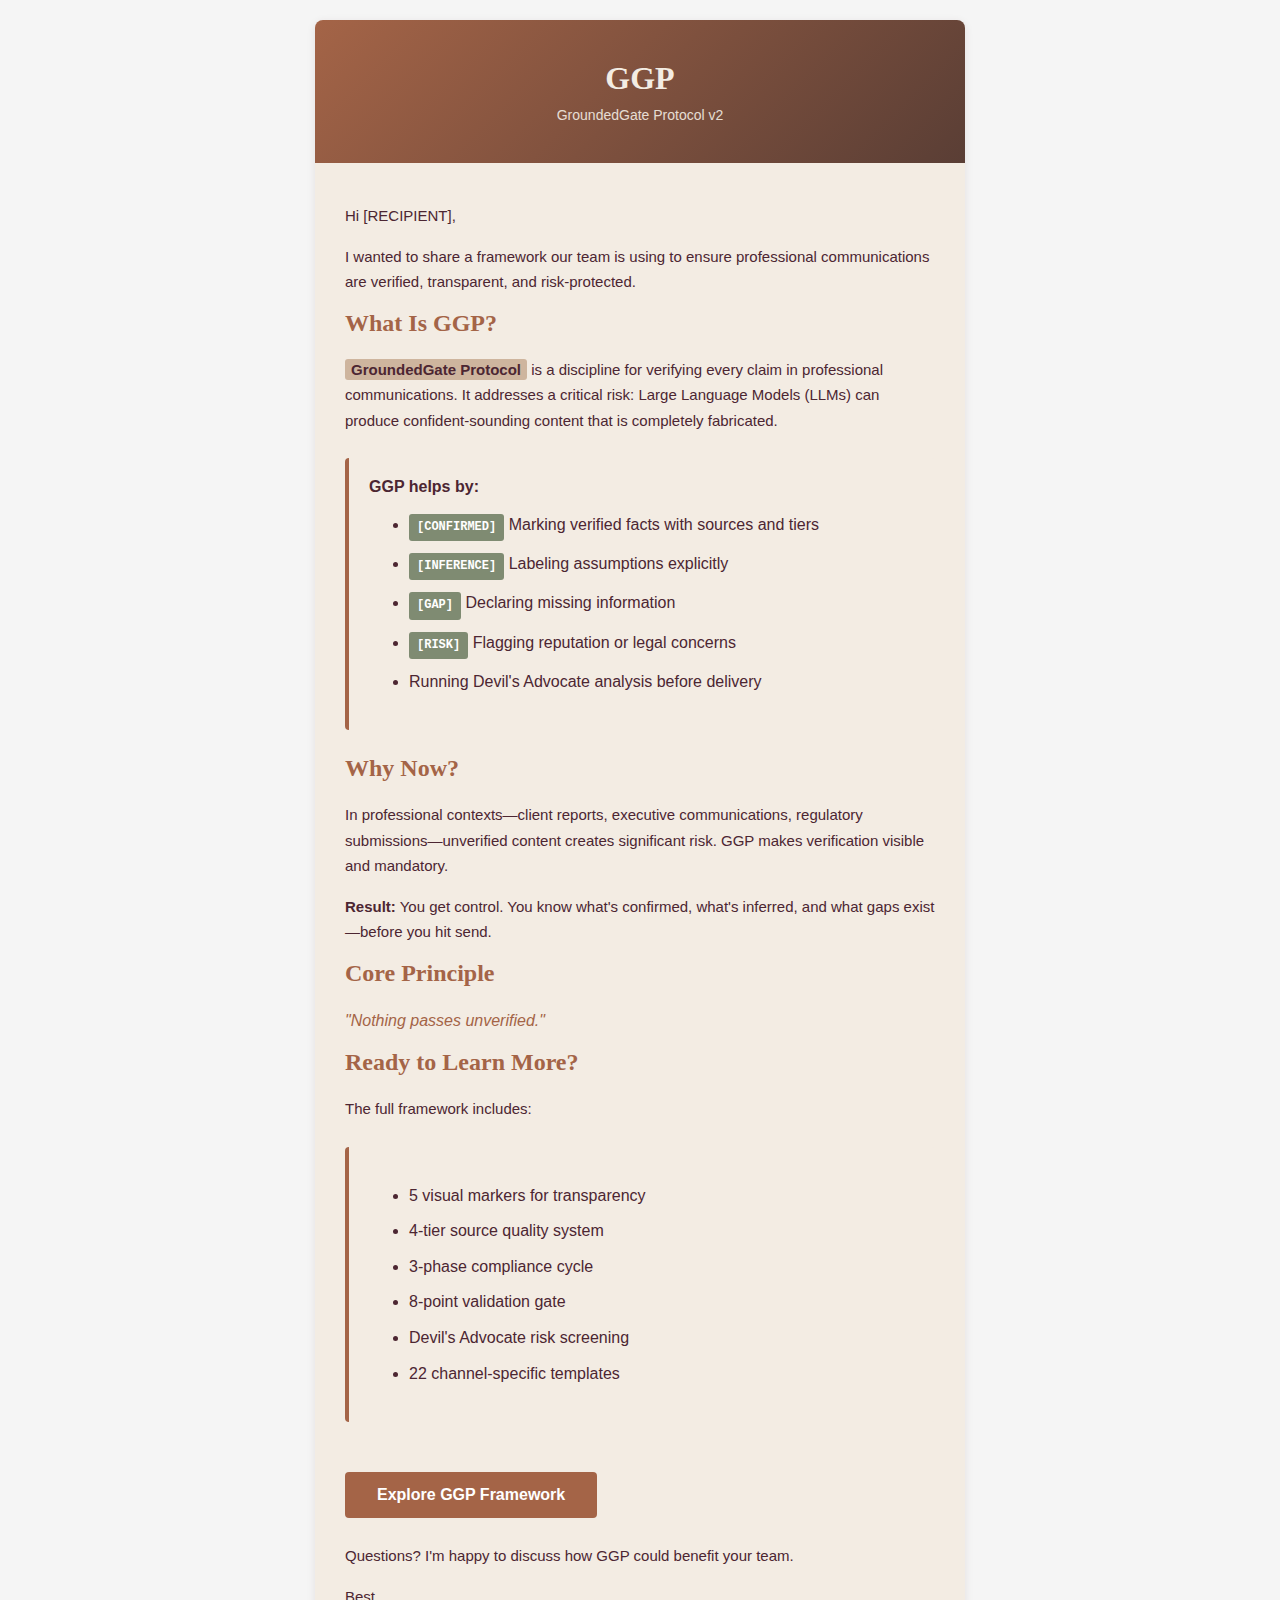
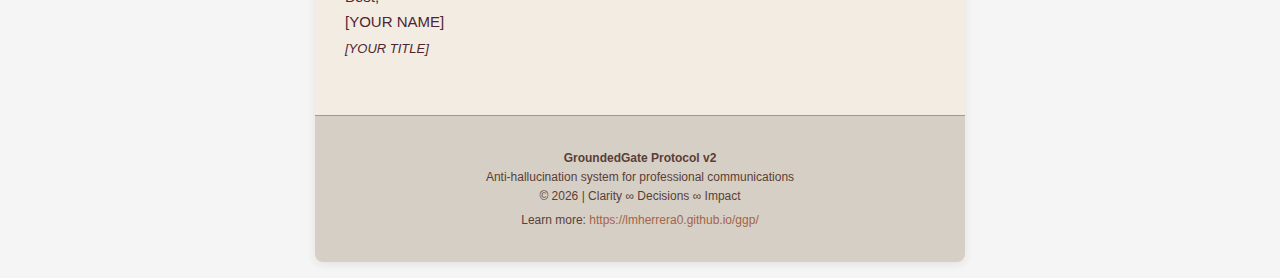
<file: ggp/downloads/ggp-v2-email-template.html>
<!DOCTYPE html>
<html lang="en">
<head>
    <meta charset="UTF-8">
    <meta name="viewport" content="width=device-width, initial-scale=1.0">
    <title>GGP v2 - Email Template</title>
    <style>
        body {
            font-family: 'Noto Sans', -apple-system, BlinkMacSystemFont, 'Segoe UI', sans-serif;
            background: #f5f5f5;
            margin: 0;
            padding: 20px;
            color: #4C2632;
        }
        .email-container {
            max-width: 650px;
            margin: 0 auto;
            background: #F3ECE3;
            border-radius: 8px;
            overflow: hidden;
            box-shadow: 0 2px 8px rgba(76, 38, 50, 0.1);
        }
        .email-header {
            background: linear-gradient(135deg, #A46447 0%, #5A3E35 100%);
            color: #F3ECE3;
            padding: 40px 20px;
            text-align: center;
        }
        .email-header h1 {
            margin: 0;
            font-size: 32px;
            font-weight: 700;
            font-family: 'Noto Serif Display', serif;
        }
        .email-header p {
            margin: 10px 0 0 0;
            font-size: 14px;
            opacity: 0.9;
        }
        .email-body {
            padding: 40px 30px;
        }
        .email-body h2 {
            font-family: 'Noto Serif Display', serif;
            color: #A46447;
            font-size: 24px;
            margin: 0 0 20px 0;
        }
        .email-body p {
            line-height: 1.7;
            margin: 0 0 15px 0;
            font-size: 15px;
        }
        .highlight {
            background: #CEB59E;
            padding: 2px 6px;
            border-radius: 3px;
            font-weight: 600;
        }
        .features-list {
            background: #F3ECE3;
            border-left: 4px solid #A46447;
            padding: 20px;
            margin: 25px 0;
            border-radius: 4px;
        }
        .features-list li {
            margin: 10px 0;
            line-height: 1.6;
        }
        .cta-button {
            display: inline-block;
            background: #A46447;
            color: white;
            padding: 14px 32px;
            text-decoration: none;
            border-radius: 4px;
            font-weight: 600;
            margin: 25px 0;
            cursor: pointer;
            border: none;
            font-size: 16px;
        }
        .cta-button:hover {
            background: #8B5238;
        }
        .email-footer {
            background: #D6CFC5;
            padding: 30px;
            text-align: center;
            font-size: 12px;
            color: #5A3E35;
            border-top: 1px solid #C98B6E;
        }
        .email-footer p {
            margin: 5px 0;
        }
        .marker-inline {
            display: inline-block;
            background: #7F8B72;
            color: white;
            padding: 4px 8px;
            border-radius: 3px;
            font-size: 12px;
            font-family: 'Noto Sans Mono', monospace;
            font-weight: 600;
        }
    </style>
</head>
<body>
    <div class="email-container">
        <div class="email-header">
            <h1>GGP</h1>
            <p>GroundedGate Protocol v2</p>
        </div>
        
        <div class="email-body">
            <p>Hi [RECIPIENT],</p>
            
            <p>I wanted to share a framework our team is using to ensure professional communications are verified, transparent, and risk-protected.</p>
            
            <h2>What Is GGP?</h2>
            
            <p><span class="highlight">GroundedGate Protocol</span> is a discipline for verifying every claim in professional communications. It addresses a critical risk: Large Language Models (LLMs) can produce confident-sounding content that is completely fabricated.</p>
            
            <div class="features-list">
                <strong>GGP helps by:</strong>
                <ul>
                    <li><span class="marker-inline">[CONFIRMED]</span> Marking verified facts with sources and tiers</li>
                    <li><span class="marker-inline">[INFERENCE]</span> Labeling assumptions explicitly</li>
                    <li><span class="marker-inline">[GAP]</span> Declaring missing information</li>
                    <li><span class="marker-inline">[RISK]</span> Flagging reputation or legal concerns</li>
                    <li>Running Devil's Advocate analysis before delivery</li>
                </ul>
            </div>
            
            <h2>Why Now?</h2>
            
            <p>In professional contexts—client reports, executive communications, regulatory submissions—unverified content creates significant risk. GGP makes verification visible and mandatory.</p>
            
            <p><strong>Result:</strong> You get control. You know what's confirmed, what's inferred, and what gaps exist—before you hit send.</p>
            
            <h2>Core Principle</h2>
            
            <p style="font-style: italic; font-size: 16px; color: #A46447;">
                "Nothing passes unverified."
            </p>
            
            <h2>Ready to Learn More?</h2>
            
            <p>The full framework includes:</p>
            <div class="features-list">
                <ul>
                    <li>5 visual markers for transparency</li>
                    <li>4-tier source quality system</li>
                    <li>3-phase compliance cycle</li>
                    <li>8-point validation gate</li>
                    <li>Devil's Advocate risk screening</li>
                    <li>22 channel-specific templates</li>
                </ul>
            </div>
            
            <a href="https://lmherrera0.github.io/ggp/" class="cta-button">Explore GGP Framework</a>
            
            <p>Questions? I'm happy to discuss how GGP could benefit your team.</p>
            
            <p>Best,<br>
            [YOUR NAME]<br>
            <span style="font-size: 13px; font-style: italic;">[YOUR TITLE]</span></p>
        </div>
        
        <div class="email-footer">
            <p><strong>GroundedGate Protocol v2</strong></p>
            <p>Anti-hallucination system for professional communications</p>
            <p>© 2026 | Clarity ∞ Decisions ∞ Impact</p>
            <p style="margin-top: 10px;">Learn more: <a href="https://lmherrera0.github.io/ggp/" style="color: #A46447; text-decoration: none;">https://lmherrera0.github.io/ggp/</a></p>
        </div>
    </div>
</body>
</html>
</file>
<file: ggp/_next/static/css/dd85cdd64fb85a55.css>
@font-face{font-family:"__Noto_Serif_Display_cdb805";font-style:normal;font-weight:600;font-stretch:100%;font-display:swap;src:url(/ggp/_next/static/media/c2823ccd57abdcb3-s.woff2) format("woff2");unicode-range:u+0460-052f,u+1c80-1c8a,u+20b4,u+2de0-2dff,u+a640-a69f,u+fe2e-fe2f}@font-face{font-family:"__Noto_Serif_Display_cdb805";font-style:normal;font-weight:600;font-stretch:100%;font-display:swap;src:url(/ggp/_next/static/media/7cef1a1e9ebc0225-s.woff2) format("woff2");unicode-range:u+0301,u+0400-045f,u+0490-0491,u+04b0-04b1,u+2116}@font-face{font-family:"__Noto_Serif_Display_cdb805";font-style:normal;font-weight:600;font-stretch:100%;font-display:swap;src:url(/ggp/_next/static/media/b3212f87815eb0dd-s.woff2) format("woff2");unicode-range:u+1f??}@font-face{font-family:"__Noto_Serif_Display_cdb805";font-style:normal;font-weight:600;font-stretch:100%;font-display:swap;src:url(/ggp/_next/static/media/c53656f9d9967344-s.woff2) format("woff2");unicode-range:u+0370-0377,u+037a-037f,u+0384-038a,u+038c,u+038e-03a1,u+03a3-03ff}@font-face{font-family:"__Noto_Serif_Display_cdb805";font-style:normal;font-weight:600;font-stretch:100%;font-display:swap;src:url(/ggp/_next/static/media/d224021ff82a5d26-s.woff2) format("woff2");unicode-range:u+0102-0103,u+0110-0111,u+0128-0129,u+0168-0169,u+01a0-01a1,u+01af-01b0,u+0300-0301,u+0303-0304,u+0308-0309,u+0323,u+0329,u+1ea0-1ef9,u+20ab}@font-face{font-family:"__Noto_Serif_Display_cdb805";font-style:normal;font-weight:600;font-stretch:100%;font-display:swap;src:url(/ggp/_next/static/media/f93326e6b36ae572-s.woff2) format("woff2");unicode-range:u+0100-02ba,u+02bd-02c5,u+02c7-02cc,u+02ce-02d7,u+02dd-02ff,u+0304,u+0308,u+0329,u+1d00-1dbf,u+1e00-1e9f,u+1ef2-1eff,u+2020,u+20a0-20ab,u+20ad-20c0,u+2113,u+2c60-2c7f,u+a720-a7ff}@font-face{font-family:"__Noto_Serif_Display_cdb805";font-style:normal;font-weight:600;font-stretch:100%;font-display:swap;src:url(/ggp/_next/static/media/54021f693ae17c82-s.p.woff2) format("woff2");unicode-range:u+00??,u+0131,u+0152-0153,u+02bb-02bc,u+02c6,u+02da,u+02dc,u+0304,u+0308,u+0329,u+2000-206f,u+20ac,u+2122,u+2191,u+2193,u+2212,u+2215,u+feff,u+fffd}@font-face{font-family:"__Noto_Serif_Display_cdb805";font-style:normal;font-weight:700;font-stretch:100%;font-display:swap;src:url(/ggp/_next/static/media/c2823ccd57abdcb3-s.woff2) format("woff2");unicode-range:u+0460-052f,u+1c80-1c8a,u+20b4,u+2de0-2dff,u+a640-a69f,u+fe2e-fe2f}@font-face{font-family:"__Noto_Serif_Display_cdb805";font-style:normal;font-weight:700;font-stretch:100%;font-display:swap;src:url(/ggp/_next/static/media/7cef1a1e9ebc0225-s.woff2) format("woff2");unicode-range:u+0301,u+0400-045f,u+0490-0491,u+04b0-04b1,u+2116}@font-face{font-family:"__Noto_Serif_Display_cdb805";font-style:normal;font-weight:700;font-stretch:100%;font-display:swap;src:url(/ggp/_next/static/media/b3212f87815eb0dd-s.woff2) format("woff2");unicode-range:u+1f??}@font-face{font-family:"__Noto_Serif_Display_cdb805";font-style:normal;font-weight:700;font-stretch:100%;font-display:swap;src:url(/ggp/_next/static/media/c53656f9d9967344-s.woff2) format("woff2");unicode-range:u+0370-0377,u+037a-037f,u+0384-038a,u+038c,u+038e-03a1,u+03a3-03ff}@font-face{font-family:"__Noto_Serif_Display_cdb805";font-style:normal;font-weight:700;font-stretch:100%;font-display:swap;src:url(/ggp/_next/static/media/d224021ff82a5d26-s.woff2) format("woff2");unicode-range:u+0102-0103,u+0110-0111,u+0128-0129,u+0168-0169,u+01a0-01a1,u+01af-01b0,u+0300-0301,u+0303-0304,u+0308-0309,u+0323,u+0329,u+1ea0-1ef9,u+20ab}@font-face{font-family:"__Noto_Serif_Display_cdb805";font-style:normal;font-weight:700;font-stretch:100%;font-display:swap;src:url(/ggp/_next/static/media/f93326e6b36ae572-s.woff2) format("woff2");unicode-range:u+0100-02ba,u+02bd-02c5,u+02c7-02cc,u+02ce-02d7,u+02dd-02ff,u+0304,u+0308,u+0329,u+1d00-1dbf,u+1e00-1e9f,u+1ef2-1eff,u+2020,u+20a0-20ab,u+20ad-20c0,u+2113,u+2c60-2c7f,u+a720-a7ff}@font-face{font-family:"__Noto_Serif_Display_cdb805";font-style:normal;font-weight:700;font-stretch:100%;font-display:swap;src:url(/ggp/_next/static/media/54021f693ae17c82-s.p.woff2) format("woff2");unicode-range:u+00??,u+0131,u+0152-0153,u+02bb-02bc,u+02c6,u+02da,u+02dc,u+0304,u+0308,u+0329,u+2000-206f,u+20ac,u+2122,u+2191,u+2193,u+2212,u+2215,u+feff,u+fffd}@font-face{font-family:"__Noto_Serif_Display_Fallback_cdb805";src:local("Times New Roman");ascent-override:91.24%;descent-override:25.01%;line-gap-override:0.00%;size-adjust:117.17%}.__className_cdb805{font-family:"__Noto_Serif_Display_cdb805","__Noto_Serif_Display_Fallback_cdb805";font-style:normal}.__variable_cdb805{--font-noto-serif-display:"__Noto_Serif_Display_cdb805","__Noto_Serif_Display_Fallback_cdb805"}@font-face{font-family:__Noto_Sans_c17750;font-style:normal;font-weight:400;font-stretch:100%;font-display:swap;src:url(/ggp/_next/static/media/82ef96de0e8f4d8c-s.woff2) format("woff2");unicode-range:u+0460-052f,u+1c80-1c8a,u+20b4,u+2de0-2dff,u+a640-a69f,u+fe2e-fe2f}@font-face{font-family:__Noto_Sans_c17750;font-style:normal;font-weight:400;font-stretch:100%;font-display:swap;src:url(/ggp/_next/static/media/a6ecd16fa044d500-s.woff2) format("woff2");unicode-range:u+0301,u+0400-045f,u+0490-0491,u+04b0-04b1,u+2116}@font-face{font-family:__Noto_Sans_c17750;font-style:normal;font-weight:400;font-stretch:100%;font-display:swap;src:url(/ggp/_next/static/media/bd82c78e5b7b3fe9-s.woff2) format("woff2");unicode-range:u+0900-097f,u+1cd0-1cf9,u+200c-200d,u+20a8,u+20b9,u+20f0,u+25cc,u+a830-a839,u+a8e0-a8ff,u+11b00-11b09}@font-face{font-family:__Noto_Sans_c17750;font-style:normal;font-weight:400;font-stretch:100%;font-display:swap;src:url(/ggp/_next/static/media/c32c8052c071fc42-s.woff2) format("woff2");unicode-range:u+1f??}@font-face{font-family:__Noto_Sans_c17750;font-style:normal;font-weight:400;font-stretch:100%;font-display:swap;src:url(/ggp/_next/static/media/6f22fce21a7c433c-s.woff2) format("woff2");unicode-range:u+0370-0377,u+037a-037f,u+0384-038a,u+038c,u+038e-03a1,u+03a3-03ff}@font-face{font-family:__Noto_Sans_c17750;font-style:normal;font-weight:400;font-stretch:100%;font-display:swap;src:url(/ggp/_next/static/media/1d8a05b60287ae6c-s.woff2) format("woff2");unicode-range:u+0102-0103,u+0110-0111,u+0128-0129,u+0168-0169,u+01a0-01a1,u+01af-01b0,u+0300-0301,u+0303-0304,u+0308-0309,u+0323,u+0329,u+1ea0-1ef9,u+20ab}@font-face{font-family:__Noto_Sans_c17750;font-style:normal;font-weight:400;font-stretch:100%;font-display:swap;src:url(/ggp/_next/static/media/77c207b095007c34-s.woff2) format("woff2");unicode-range:u+0100-02ba,u+02bd-02c5,u+02c7-02cc,u+02ce-02d7,u+02dd-02ff,u+0304,u+0308,u+0329,u+1d00-1dbf,u+1e00-1e9f,u+1ef2-1eff,u+2020,u+20a0-20ab,u+20ad-20c0,u+2113,u+2c60-2c7f,u+a720-a7ff}@font-face{font-family:__Noto_Sans_c17750;font-style:normal;font-weight:400;font-stretch:100%;font-display:swap;src:url(/ggp/_next/static/media/1755441e3a2fa970-s.p.woff2) format("woff2");unicode-range:u+00??,u+0131,u+0152-0153,u+02bb-02bc,u+02c6,u+02da,u+02dc,u+0304,u+0308,u+0329,u+2000-206f,u+20ac,u+2122,u+2191,u+2193,u+2212,u+2215,u+feff,u+fffd}@font-face{font-family:__Noto_Sans_c17750;font-style:normal;font-weight:600;font-stretch:100%;font-display:swap;src:url(/ggp/_next/static/media/82ef96de0e8f4d8c-s.woff2) format("woff2");unicode-range:u+0460-052f,u+1c80-1c8a,u+20b4,u+2de0-2dff,u+a640-a69f,u+fe2e-fe2f}@font-face{font-family:__Noto_Sans_c17750;font-style:normal;font-weight:600;font-stretch:100%;font-display:swap;src:url(/ggp/_next/static/media/a6ecd16fa044d500-s.woff2) format("woff2");unicode-range:u+0301,u+0400-045f,u+0490-0491,u+04b0-04b1,u+2116}@font-face{font-family:__Noto_Sans_c17750;font-style:normal;font-weight:600;font-stretch:100%;font-display:swap;src:url(/ggp/_next/static/media/bd82c78e5b7b3fe9-s.woff2) format("woff2");unicode-range:u+0900-097f,u+1cd0-1cf9,u+200c-200d,u+20a8,u+20b9,u+20f0,u+25cc,u+a830-a839,u+a8e0-a8ff,u+11b00-11b09}@font-face{font-family:__Noto_Sans_c17750;font-style:normal;font-weight:600;font-stretch:100%;font-display:swap;src:url(/ggp/_next/static/media/c32c8052c071fc42-s.woff2) format("woff2");unicode-range:u+1f??}@font-face{font-family:__Noto_Sans_c17750;font-style:normal;font-weight:600;font-stretch:100%;font-display:swap;src:url(/ggp/_next/static/media/6f22fce21a7c433c-s.woff2) format("woff2");unicode-range:u+0370-0377,u+037a-037f,u+0384-038a,u+038c,u+038e-03a1,u+03a3-03ff}@font-face{font-family:__Noto_Sans_c17750;font-style:normal;font-weight:600;font-stretch:100%;font-display:swap;src:url(/ggp/_next/static/media/1d8a05b60287ae6c-s.woff2) format("woff2");unicode-range:u+0102-0103,u+0110-0111,u+0128-0129,u+0168-0169,u+01a0-01a1,u+01af-01b0,u+0300-0301,u+0303-0304,u+0308-0309,u+0323,u+0329,u+1ea0-1ef9,u+20ab}@font-face{font-family:__Noto_Sans_c17750;font-style:normal;font-weight:600;font-stretch:100%;font-display:swap;src:url(/ggp/_next/static/media/77c207b095007c34-s.woff2) format("woff2");unicode-range:u+0100-02ba,u+02bd-02c5,u+02c7-02cc,u+02ce-02d7,u+02dd-02ff,u+0304,u+0308,u+0329,u+1d00-1dbf,u+1e00-1e9f,u+1ef2-1eff,u+2020,u+20a0-20ab,u+20ad-20c0,u+2113,u+2c60-2c7f,u+a720-a7ff}@font-face{font-family:__Noto_Sans_c17750;font-style:normal;font-weight:600;font-stretch:100%;font-display:swap;src:url(/ggp/_next/static/media/1755441e3a2fa970-s.p.woff2) format("woff2");unicode-range:u+00??,u+0131,u+0152-0153,u+02bb-02bc,u+02c6,u+02da,u+02dc,u+0304,u+0308,u+0329,u+2000-206f,u+20ac,u+2122,u+2191,u+2193,u+2212,u+2215,u+feff,u+fffd}@font-face{font-family:__Noto_Sans_Fallback_c17750;src:local("Arial");ascent-override:100.54%;descent-override:27.56%;line-gap-override:0.00%;size-adjust:106.33%}.__className_c17750{font-family:__Noto_Sans_c17750,__Noto_Sans_Fallback_c17750;font-style:normal}.__variable_c17750{--font-noto-sans:"__Noto_Sans_c17750","__Noto_Sans_Fallback_c17750"}@font-face{font-family:__Noto_Sans_Mono_4b4fe4;font-style:normal;font-weight:400;font-stretch:100%;font-display:swap;src:url(/ggp/_next/static/media/1cdd02902f937a18-s.woff2) format("woff2");unicode-range:u+0460-052f,u+1c80-1c8a,u+20b4,u+2de0-2dff,u+a640-a69f,u+fe2e-fe2f}@font-face{font-family:__Noto_Sans_Mono_4b4fe4;font-style:normal;font-weight:400;font-stretch:100%;font-display:swap;src:url(/ggp/_next/static/media/7deddc85b7ffd1dc-s.woff2) format("woff2");unicode-range:u+0301,u+0400-045f,u+0490-0491,u+04b0-04b1,u+2116}@font-face{font-family:__Noto_Sans_Mono_4b4fe4;font-style:normal;font-weight:400;font-stretch:100%;font-display:swap;src:url(/ggp/_next/static/media/1a3dce5cfb5f7760-s.woff2) format("woff2");unicode-range:u+1f??}@font-face{font-family:__Noto_Sans_Mono_4b4fe4;font-style:normal;font-weight:400;font-stretch:100%;font-display:swap;src:url(/ggp/_next/static/media/15605e25b523335c-s.woff2) format("woff2");unicode-range:u+0370-0377,u+037a-037f,u+0384-038a,u+038c,u+038e-03a1,u+03a3-03ff}@font-face{font-family:__Noto_Sans_Mono_4b4fe4;font-style:normal;font-weight:400;font-stretch:100%;font-display:swap;src:url(/ggp/_next/static/media/641a7b8a5800ee0e-s.woff2) format("woff2");unicode-range:u+0102-0103,u+0110-0111,u+0128-0129,u+0168-0169,u+01a0-01a1,u+01af-01b0,u+0300-0301,u+0303-0304,u+0308-0309,u+0323,u+0329,u+1ea0-1ef9,u+20ab}@font-face{font-family:__Noto_Sans_Mono_4b4fe4;font-style:normal;font-weight:400;font-stretch:100%;font-display:swap;src:url(/ggp/_next/static/media/4c4b3b30b6bcb2be-s.woff2) format("woff2");unicode-range:u+0100-02ba,u+02bd-02c5,u+02c7-02cc,u+02ce-02d7,u+02dd-02ff,u+0304,u+0308,u+0329,u+1d00-1dbf,u+1e00-1e9f,u+1ef2-1eff,u+2020,u+20a0-20ab,u+20ad-20c0,u+2113,u+2c60-2c7f,u+a720-a7ff}@font-face{font-family:__Noto_Sans_Mono_4b4fe4;font-style:normal;font-weight:400;font-stretch:100%;font-display:swap;src:url(/ggp/_next/static/media/ec14413c594b3356-s.p.woff2) format("woff2");unicode-range:u+00??,u+0131,u+0152-0153,u+02bb-02bc,u+02c6,u+02da,u+02dc,u+0304,u+0308,u+0329,u+2000-206f,u+20ac,u+2122,u+2191,u+2193,u+2212,u+2215,u+feff,u+fffd}@font-face{font-family:__Noto_Sans_Mono_4b4fe4;font-style:normal;font-weight:600;font-stretch:100%;font-display:swap;src:url(/ggp/_next/static/media/1cdd02902f937a18-s.woff2) format("woff2");unicode-range:u+0460-052f,u+1c80-1c8a,u+20b4,u+2de0-2dff,u+a640-a69f,u+fe2e-fe2f}@font-face{font-family:__Noto_Sans_Mono_4b4fe4;font-style:normal;font-weight:600;font-stretch:100%;font-display:swap;src:url(/ggp/_next/static/media/7deddc85b7ffd1dc-s.woff2) format("woff2");unicode-range:u+0301,u+0400-045f,u+0490-0491,u+04b0-04b1,u+2116}@font-face{font-family:__Noto_Sans_Mono_4b4fe4;font-style:normal;font-weight:600;font-stretch:100%;font-display:swap;src:url(/ggp/_next/static/media/1a3dce5cfb5f7760-s.woff2) format("woff2");unicode-range:u+1f??}@font-face{font-family:__Noto_Sans_Mono_4b4fe4;font-style:normal;font-weight:600;font-stretch:100%;font-display:swap;src:url(/ggp/_next/static/media/15605e25b523335c-s.woff2) format("woff2");unicode-range:u+0370-0377,u+037a-037f,u+0384-038a,u+038c,u+038e-03a1,u+03a3-03ff}@font-face{font-family:__Noto_Sans_Mono_4b4fe4;font-style:normal;font-weight:600;font-stretch:100%;font-display:swap;src:url(/ggp/_next/static/media/641a7b8a5800ee0e-s.woff2) format("woff2");unicode-range:u+0102-0103,u+0110-0111,u+0128-0129,u+0168-0169,u+01a0-01a1,u+01af-01b0,u+0300-0301,u+0303-0304,u+0308-0309,u+0323,u+0329,u+1ea0-1ef9,u+20ab}@font-face{font-family:__Noto_Sans_Mono_4b4fe4;font-style:normal;font-weight:600;font-stretch:100%;font-display:swap;src:url(/ggp/_next/static/media/4c4b3b30b6bcb2be-s.woff2) format("woff2");unicode-range:u+0100-02ba,u+02bd-02c5,u+02c7-02cc,u+02ce-02d7,u+02dd-02ff,u+0304,u+0308,u+0329,u+1d00-1dbf,u+1e00-1e9f,u+1ef2-1eff,u+2020,u+20a0-20ab,u+20ad-20c0,u+2113,u+2c60-2c7f,u+a720-a7ff}@font-face{font-family:__Noto_Sans_Mono_4b4fe4;font-style:normal;font-weight:600;font-stretch:100%;font-display:swap;src:url(/ggp/_next/static/media/ec14413c594b3356-s.p.woff2) format("woff2");unicode-range:u+00??,u+0131,u+0152-0153,u+02bb-02bc,u+02c6,u+02da,u+02dc,u+0304,u+0308,u+0329,u+2000-206f,u+20ac,u+2122,u+2191,u+2193,u+2212,u+2215,u+feff,u+fffd}@font-face{font-family:__Noto_Sans_Mono_Fallback_4b4fe4;src:local("Arial");ascent-override:79.43%;descent-override:21.77%;line-gap-override:0.00%;size-adjust:134.59%}.__className_4b4fe4{font-family:__Noto_Sans_Mono_4b4fe4,__Noto_Sans_Mono_Fallback_4b4fe4;font-style:normal}.__variable_4b4fe4{--font-noto-sans-mono:"__Noto_Sans_Mono_4b4fe4","__Noto_Sans_Mono_Fallback_4b4fe4"}*,:after,:before{--tw-border-spacing-x:0;--tw-border-spacing-y:0;--tw-translate-x:0;--tw-translate-y:0;--tw-rotate:0;--tw-skew-x:0;--tw-skew-y:0;--tw-scale-x:1;--tw-scale-y:1;--tw-pan-x: ;--tw-pan-y: ;--tw-pinch-zoom: ;--tw-scroll-snap-strictness:proximity;--tw-gradient-from-position: ;--tw-gradient-via-position: ;--tw-gradient-to-position: ;--tw-ordinal: ;--tw-slashed-zero: ;--tw-numeric-figure: ;--tw-numeric-spacing: ;--tw-numeric-fraction: ;--tw-ring-inset: ;--tw-ring-offset-width:0px;--tw-ring-offset-color:#fff;--tw-ring-color:rgba(59,130,246,.5);--tw-ring-offset-shadow:0 0 #0000;--tw-ring-shadow:0 0 #0000;--tw-shadow:0 0 #0000;--tw-shadow-colored:0 0 #0000;--tw-blur: ;--tw-brightness: ;--tw-contrast: ;--tw-grayscale: ;--tw-hue-rotate: ;--tw-invert: ;--tw-saturate: ;--tw-sepia: ;--tw-drop-shadow: ;--tw-backdrop-blur: ;--tw-backdrop-brightness: ;--tw-backdrop-contrast: ;--tw-backdrop-grayscale: ;--tw-backdrop-hue-rotate: ;--tw-backdrop-invert: ;--tw-backdrop-opacity: ;--tw-backdrop-saturate: ;--tw-backdrop-sepia: ;--tw-contain-size: ;--tw-contain-layout: ;--tw-contain-paint: ;--tw-contain-style: }::backdrop{--tw-border-spacing-x:0;--tw-border-spacing-y:0;--tw-translate-x:0;--tw-translate-y:0;--tw-rotate:0;--tw-skew-x:0;--tw-skew-y:0;--tw-scale-x:1;--tw-scale-y:1;--tw-pan-x: ;--tw-pan-y: ;--tw-pinch-zoom: ;--tw-scroll-snap-strictness:proximity;--tw-gradient-from-position: ;--tw-gradient-via-position: ;--tw-gradient-to-position: ;--tw-ordinal: ;--tw-slashed-zero: ;--tw-numeric-figure: ;--tw-numeric-spacing: ;--tw-numeric-fraction: ;--tw-ring-inset: ;--tw-ring-offset-width:0px;--tw-ring-offset-color:#fff;--tw-ring-color:rgba(59,130,246,.5);--tw-ring-offset-shadow:0 0 #0000;--tw-ring-shadow:0 0 #0000;--tw-shadow:0 0 #0000;--tw-shadow-colored:0 0 #0000;--tw-blur: ;--tw-brightness: ;--tw-contrast: ;--tw-grayscale: ;--tw-hue-rotate: ;--tw-invert: ;--tw-saturate: ;--tw-sepia: ;--tw-drop-shadow: ;--tw-backdrop-blur: ;--tw-backdrop-brightness: ;--tw-backdrop-contrast: ;--tw-backdrop-grayscale: ;--tw-backdrop-hue-rotate: ;--tw-backdrop-invert: ;--tw-backdrop-opacity: ;--tw-backdrop-saturate: ;--tw-backdrop-sepia: ;--tw-contain-size: ;--tw-contain-layout: ;--tw-contain-paint: ;--tw-contain-style: }/*
! tailwindcss v3.4.19 | MIT License | https://tailwindcss.com
*/*,:after,:before{box-sizing:border-box;border:0 solid #e5e7eb}:after,:before{--tw-content:""}:host,html{line-height:1.5;-webkit-text-size-adjust:100%;-moz-tab-size:4;-o-tab-size:4;tab-size:4;font-family:var(--font-noto-sans),sans-serif;font-feature-settings:normal;font-variation-settings:normal;-webkit-tap-highlight-color:transparent}body{margin:0;line-height:inherit}hr{height:0;color:inherit;border-top-width:1px}abbr:where([title]){-webkit-text-decoration:underline dotted;text-decoration:underline dotted}h1,h2,h3,h4,h5,h6{font-size:inherit;font-weight:inherit}a{color:inherit;text-decoration:inherit}b,strong{font-weight:bolder}code,kbd,pre,samp{font-family:var(--font-noto-sans-mono),monospace;font-feature-settings:normal;font-variation-settings:normal;font-size:1em}small{font-size:80%}sub,sup{font-size:75%;line-height:0;position:relative;vertical-align:baseline}sub{bottom:-.25em}sup{top:-.5em}table{text-indent:0;border-color:inherit;border-collapse:collapse}button,input,optgroup,select,textarea{font-family:inherit;font-feature-settings:inherit;font-variation-settings:inherit;font-size:100%;font-weight:inherit;line-height:inherit;letter-spacing:inherit;color:inherit;margin:0;padding:0}button,select{text-transform:none}button,input:where([type=button]),input:where([type=reset]),input:where([type=submit]){-webkit-appearance:button;background-color:transparent;background-image:none}:-moz-focusring{outline:auto}:-moz-ui-invalid{box-shadow:none}progress{vertical-align:baseline}::-webkit-inner-spin-button,::-webkit-outer-spin-button{height:auto}[type=search]{-webkit-appearance:textfield;outline-offset:-2px}::-webkit-search-decoration{-webkit-appearance:none}::-webkit-file-upload-button{-webkit-appearance:button;font:inherit}summary{display:list-item}blockquote,dd,dl,figure,h1,h2,h3,h4,h5,h6,hr,p,pre{margin:0}fieldset{margin:0}fieldset,legend{padding:0}menu,ol,ul{list-style:none;margin:0;padding:0}dialog{padding:0}textarea{resize:vertical}input::-moz-placeholder,textarea::-moz-placeholder{opacity:1;color:#9ca3af}input::placeholder,textarea::placeholder{opacity:1;color:#9ca3af}[role=button],button{cursor:pointer}:disabled{cursor:default}audio,canvas,embed,iframe,img,object,svg,video{display:block;vertical-align:middle}img,video{max-width:100%;height:auto}[hidden]:where(:not([hidden=until-found])){display:none}body{--tw-bg-opacity:1;background-color:rgb(243 236 227/var(--tw-bg-opacity,1));font-family:var(--font-noto-sans),sans-serif;--tw-text-opacity:1;color:rgb(76 38 50/var(--tw-text-opacity,1));-webkit-font-smoothing:antialiased;-moz-osx-font-smoothing:grayscale}h1,h2,h3,h4,h5,h6{font-family:var(--font-noto-serif-display),serif}::-moz-selection{background-color:hsla(19,46%,61%,.3);--tw-text-opacity:1;color:rgb(76 38 50/var(--tw-text-opacity,1))}::selection{background-color:hsla(19,46%,61%,.3);--tw-text-opacity:1;color:rgb(76 38 50/var(--tw-text-opacity,1))}.section-container{margin-left:auto;margin-right:auto;max-width:72rem;padding-left:1.5rem;padding-right:1.5rem}@media (min-width:640px){.section-container{padding-left:2rem;padding-right:2rem}}@media (min-width:1024px){.section-container{padding-left:3rem;padding-right:3rem}}.section-gap{padding-top:4rem;padding-bottom:4rem}@media (min-width:640px){.section-gap{padding-top:5rem;padding-bottom:5rem}}@media (min-width:1024px){.section-gap{padding-top:6rem;padding-bottom:6rem}}.btn-primary{display:inline-flex;align-items:center;border-radius:6px;--tw-bg-opacity:1;background-color:rgb(164 100 71/var(--tw-bg-opacity,1));padding:.75rem 1.5rem;font-family:var(--font-noto-sans),sans-serif;font-size:1rem;line-height:1.5rem;font-weight:600;--tw-text-opacity:1;color:rgb(243 236 227/var(--tw-text-opacity,1));transition-property:color,background-color,border-color,text-decoration-color,fill,stroke;transition-timing-function:cubic-bezier(.4,0,.2,1);transition-duration:.2s}.btn-primary:hover{--tw-bg-opacity:1;background-color:rgb(201 139 110/var(--tw-bg-opacity,1))}.btn-secondary{display:inline-flex;align-items:center;border-radius:6px;border-width:2px;--tw-border-opacity:1;border-color:rgb(164 100 71/var(--tw-border-opacity,1));padding:.75rem 1.5rem;font-family:var(--font-noto-sans),sans-serif;font-size:1rem;line-height:1.5rem;font-weight:600;--tw-text-opacity:1;color:rgb(164 100 71/var(--tw-text-opacity,1));transition-property:color,background-color,border-color,text-decoration-color,fill,stroke;transition-timing-function:cubic-bezier(.4,0,.2,1);transition-duration:.2s}.btn-secondary:hover{--tw-bg-opacity:1;background-color:rgb(164 100 71/var(--tw-bg-opacity,1));--tw-text-opacity:1;color:rgb(243 236 227/var(--tw-text-opacity,1))}.card{border-radius:6px;border-width:1px;--tw-border-opacity:1;border-color:rgb(206 181 158/var(--tw-border-opacity,1));--tw-bg-opacity:1;background-color:rgb(243 236 227/var(--tw-bg-opacity,1));padding:1.5rem;--tw-shadow:0 1px 2px 0 rgba(0,0,0,.05);--tw-shadow-colored:0 1px 2px 0 var(--tw-shadow-color);box-shadow:var(--tw-ring-offset-shadow,0 0 #0000),var(--tw-ring-shadow,0 0 #0000),var(--tw-shadow)}.sr-only{position:absolute;width:1px;height:1px;padding:0;margin:-1px;overflow:hidden;clip:rect(0,0,0,0);white-space:nowrap;border-width:0}.visible{visibility:visible}.fixed{position:fixed}.absolute{position:absolute}.relative{position:relative}.bottom-0{bottom:0}.left-0{left:0}.left-1\/2{left:50%}.right-0{right:0}.right-3{right:.75rem}.top-0{top:0}.top-3{top:.75rem}.z-10{z-index:10}.z-50{z-index:50}.mx-1{margin-left:.25rem;margin-right:.25rem}.mx-auto{margin-left:auto;margin-right:auto}.mb-1{margin-bottom:.25rem}.mb-10{margin-bottom:2.5rem}.mb-12{margin-bottom:3rem}.mb-2{margin-bottom:.5rem}.mb-3{margin-bottom:.75rem}.mb-4{margin-bottom:1rem}.mb-6{margin-bottom:1.5rem}.mb-8{margin-bottom:2rem}.mt-0\.5{margin-top:.125rem}.mt-12{margin-top:3rem}.mt-3{margin-top:.75rem}.mt-4{margin-top:1rem}.mt-8{margin-top:2rem}.block{display:block}.inline-block{display:inline-block}.inline{display:inline}.flex{display:flex}.inline-flex{display:inline-flex}.grid{display:grid}.hidden{display:none}.h-10{height:2.5rem}.h-12{height:3rem}.h-14{height:3.5rem}.h-8{height:2rem}.max-h-96{max-height:24rem}.w-10{width:2.5rem}.w-12{width:3rem}.w-8{width:2rem}.w-full{width:100%}.w-px{width:1px}.max-w-2xl{max-width:42rem}.max-w-3xl{max-width:48rem}.max-w-4xl{max-width:56rem}.max-w-5xl{max-width:64rem}.flex-shrink-0{flex-shrink:0}.-translate-x-1\/2{--tw-translate-x:-50%;transform:translate(var(--tw-translate-x),var(--tw-translate-y)) rotate(var(--tw-rotate)) skewX(var(--tw-skew-x)) skewY(var(--tw-skew-y)) scaleX(var(--tw-scale-x)) scaleY(var(--tw-scale-y))}.resize-y{resize:vertical}.grid-cols-2{grid-template-columns:repeat(2,minmax(0,1fr))}.flex-col{flex-direction:column}.flex-wrap{flex-wrap:wrap}.items-start{align-items:flex-start}.items-center{align-items:center}.justify-center{justify-content:center}.justify-between{justify-content:space-between}.gap-2{gap:.5rem}.gap-3{gap:.75rem}.gap-4{gap:1rem}.gap-5{gap:1.25rem}.gap-6{gap:1.5rem}.gap-8{gap:2rem}.space-y-2>:not([hidden])~:not([hidden]){--tw-space-y-reverse:0;margin-top:calc(.5rem * calc(1 - var(--tw-space-y-reverse)));margin-bottom:calc(.5rem * var(--tw-space-y-reverse))}.space-y-3>:not([hidden])~:not([hidden]){--tw-space-y-reverse:0;margin-top:calc(.75rem * calc(1 - var(--tw-space-y-reverse)));margin-bottom:calc(.75rem * var(--tw-space-y-reverse))}.space-y-5>:not([hidden])~:not([hidden]){--tw-space-y-reverse:0;margin-top:calc(1.25rem * calc(1 - var(--tw-space-y-reverse)));margin-bottom:calc(1.25rem * var(--tw-space-y-reverse))}.overflow-auto{overflow:auto}.rounded-bvvg{border-radius:6px}.rounded-full{border-radius:9999px}.border{border-width:1px}.border-2{border-width:2px}.border-t{border-top-width:1px}.border-almond{--tw-border-opacity:1;border-color:rgb(206 181 158/var(--tw-border-opacity,1))}.border-ivory\/60{border-color:hsla(34,40%,92%,.6)}.border-mahogany\/40{border-color:rgba(90,62,53,.4)}.border-terracotta{--tw-border-opacity:1;border-color:rgb(164 100 71/var(--tw-border-opacity,1))}.bg-almond{--tw-bg-opacity:1;background-color:rgb(206 181 158/var(--tw-bg-opacity,1))}.bg-almond\/20{background-color:hsla(29,33%,71%,.2)}.bg-ivory{--tw-bg-opacity:1;background-color:rgb(243 236 227/var(--tw-bg-opacity,1))}.bg-ivory\/95{background-color:hsla(34,40%,92%,.95)}.bg-mahogany{--tw-bg-opacity:1;background-color:rgb(90 62 53/var(--tw-bg-opacity,1))}.bg-sage{--tw-bg-opacity:1;background-color:rgb(127 139 114/var(--tw-bg-opacity,1))}.bg-terracotta{--tw-bg-opacity:1;background-color:rgb(164 100 71/var(--tw-bg-opacity,1))}.bg-transparent{background-color:transparent}.bg-wine{--tw-bg-opacity:1;background-color:rgb(76 38 50/var(--tw-bg-opacity,1))}.bg-wine\/5{background-color:rgba(76,38,50,.05)}.p-4{padding:1rem}.px-2{padding-left:.5rem;padding-right:.5rem}.px-2\.5{padding-left:.625rem;padding-right:.625rem}.px-3{padding-left:.75rem;padding-right:.75rem}.px-4{padding-left:1rem;padding-right:1rem}.px-6{padding-left:1.5rem;padding-right:1.5rem}.py-1{padding-top:.25rem;padding-bottom:.25rem}.py-1\.5{padding-top:.375rem;padding-bottom:.375rem}.py-12{padding-top:3rem;padding-bottom:3rem}.py-2{padding-top:.5rem;padding-bottom:.5rem}.py-2\.5{padding-top:.625rem;padding-bottom:.625rem}.py-3{padding-top:.75rem;padding-bottom:.75rem}.py-4{padding-top:1rem;padding-bottom:1rem}.pt-12{padding-top:3rem}.pt-24{padding-top:6rem}.pt-6{padding-top:1.5rem}.text-center{text-align:center}.font-mono{font-family:var(--font-noto-sans-mono),monospace}.font-sans{font-family:var(--font-noto-sans),sans-serif}.font-serif{font-family:var(--font-noto-serif-display),serif}.text-2xl{font-size:1.5rem;line-height:2rem}.text-3xl{font-size:1.875rem;line-height:2.25rem}.text-4xl{font-size:2.25rem;line-height:2.5rem}.text-base{font-size:1rem;line-height:1.5rem}.text-lg{font-size:1.125rem;line-height:1.75rem}.text-sm{font-size:.875rem;line-height:1.25rem}.text-xl{font-size:1.25rem;line-height:1.75rem}.text-xs{font-size:.75rem;line-height:1rem}.font-bold{font-weight:700}.font-normal{font-weight:400}.font-semibold{font-weight:600}.uppercase{text-transform:uppercase}.italic{font-style:italic}.leading-relaxed{line-height:1.625}.leading-tight{line-height:1.25}.tracking-wider{letter-spacing:.05em}.tracking-widest{letter-spacing:.1em}.text-almond{--tw-text-opacity:1;color:rgb(206 181 158/var(--tw-text-opacity,1))}.text-clay{--tw-text-opacity:1;color:rgb(201 139 110/var(--tw-text-opacity,1))}.text-clay\/90{color:hsla(19,46%,61%,.9)}.text-ivory{--tw-text-opacity:1;color:rgb(243 236 227/var(--tw-text-opacity,1))}.text-ivory\/80{color:hsla(34,40%,92%,.8)}.text-mahogany{--tw-text-opacity:1;color:rgb(90 62 53/var(--tw-text-opacity,1))}.text-pearl{--tw-text-opacity:1;color:rgb(214 207 197/var(--tw-text-opacity,1))}.text-pearl\/50{color:hsla(35,17%,81%,.5)}.text-pearl\/70{color:hsla(35,17%,81%,.7)}.text-sage{--tw-text-opacity:1;color:rgb(127 139 114/var(--tw-text-opacity,1))}.text-terracotta{--tw-text-opacity:1;color:rgb(164 100 71/var(--tw-text-opacity,1))}.text-wine{--tw-text-opacity:1;color:rgb(76 38 50/var(--tw-text-opacity,1))}.text-wine\/60{color:rgba(76,38,50,.6)}.text-wine\/70{color:rgba(76,38,50,.7)}.text-wine\/80{color:rgba(76,38,50,.8)}.underline{text-decoration-line:underline}.shadow-sm{--tw-shadow:0 1px 2px 0 rgba(0,0,0,.05);--tw-shadow-colored:0 1px 2px 0 var(--tw-shadow-color);box-shadow:var(--tw-ring-offset-shadow,0 0 #0000),var(--tw-ring-shadow,0 0 #0000),var(--tw-shadow)}.backdrop-blur{--tw-backdrop-blur:blur(8px);backdrop-filter:var(--tw-backdrop-blur) var(--tw-backdrop-brightness) var(--tw-backdrop-contrast) var(--tw-backdrop-grayscale) var(--tw-backdrop-hue-rotate) var(--tw-backdrop-invert) var(--tw-backdrop-opacity) var(--tw-backdrop-saturate) var(--tw-backdrop-sepia)}.transition-colors{transition-property:color,background-color,border-color,text-decoration-color,fill,stroke;transition-timing-function:cubic-bezier(.4,0,.2,1);transition-duration:.15s}.duration-200{transition-duration:.2s}.duration-300{transition-duration:.3s}html{scroll-behavior:smooth}.hover\:border-terracotta:hover{--tw-border-opacity:1;border-color:rgb(164 100 71/var(--tw-border-opacity,1))}.hover\:bg-almond\/10:hover{background-color:hsla(29,33%,71%,.1)}.hover\:bg-clay:hover{--tw-bg-opacity:1;background-color:rgb(201 139 110/var(--tw-bg-opacity,1))}.hover\:bg-ivory\/10:hover{background-color:hsla(34,40%,92%,.1)}.hover\:bg-terracotta:hover{--tw-bg-opacity:1;background-color:rgb(164 100 71/var(--tw-bg-opacity,1))}.hover\:text-ivory:hover{--tw-text-opacity:1;color:rgb(243 236 227/var(--tw-text-opacity,1))}.hover\:text-terracotta:hover{--tw-text-opacity:1;color:rgb(164 100 71/var(--tw-text-opacity,1))}.focus\:not-sr-only:focus{position:static;width:auto;height:auto;padding:0;margin:0;overflow:visible;clip:auto;white-space:normal}.focus\:absolute:focus{position:absolute}.focus\:left-2:focus{left:.5rem}.focus\:top-2:focus{top:.5rem}.focus\:z-\[60\]:focus{z-index:60}.focus\:rounded-bvvg:focus{border-radius:6px}.focus\:bg-terracotta:focus{--tw-bg-opacity:1;background-color:rgb(164 100 71/var(--tw-bg-opacity,1))}.focus\:px-4:focus{padding-left:1rem;padding-right:1rem}.focus\:py-2:focus{padding-top:.5rem;padding-bottom:.5rem}.focus\:font-sans:focus{font-family:var(--font-noto-sans),sans-serif}.focus\:text-sm:focus{font-size:.875rem;line-height:1.25rem}.focus\:font-semibold:focus{font-weight:600}.focus\:text-ivory:focus{--tw-text-opacity:1;color:rgb(243 236 227/var(--tw-text-opacity,1))}.focus\:outline-none:focus{outline:2px solid transparent;outline-offset:2px}.focus\:ring-2:focus{--tw-ring-offset-shadow:var(--tw-ring-inset) 0 0 0 var(--tw-ring-offset-width) var(--tw-ring-offset-color);--tw-ring-shadow:var(--tw-ring-inset) 0 0 0 calc(2px + var(--tw-ring-offset-width)) var(--tw-ring-color);box-shadow:var(--tw-ring-offset-shadow),var(--tw-ring-shadow),var(--tw-shadow,0 0 #0000)}.focus\:ring-terracotta:focus{--tw-ring-opacity:1;--tw-ring-color:rgb(164 100 71/var(--tw-ring-opacity,1))}.focus\:ring-offset-1:focus{--tw-ring-offset-width:1px}.disabled\:opacity-60:disabled{opacity:.6}@media (min-width:640px){.sm\:grid-cols-2{grid-template-columns:repeat(2,minmax(0,1fr))}.sm\:grid-cols-3{grid-template-columns:repeat(3,minmax(0,1fr))}.sm\:flex-row{flex-direction:row}.sm\:text-left{text-align:left}.sm\:text-right{text-align:right}.sm\:text-2xl{font-size:1.5rem;line-height:2rem}.sm\:text-4xl{font-size:2.25rem;line-height:2.5rem}.sm\:text-5xl{font-size:3rem;line-height:1}.sm\:text-xl{font-size:1.25rem;line-height:1.75rem}}@media (min-width:768px){.md\:flex{display:flex}.md\:hidden{display:none}}@media (min-width:1024px){.lg\:order-1{order:1}.lg\:order-2{order:2}.lg\:block{display:block}.lg\:grid{display:grid}.lg\:grid-cols-2{grid-template-columns:repeat(2,minmax(0,1fr))}.lg\:grid-cols-4{grid-template-columns:repeat(4,minmax(0,1fr))}.lg\:grid-cols-5{grid-template-columns:repeat(5,minmax(0,1fr))}.lg\:gap-12{gap:3rem}.lg\:text-left{text-align:left}.lg\:text-6xl{font-size:3.75rem;line-height:1}}
</file>
